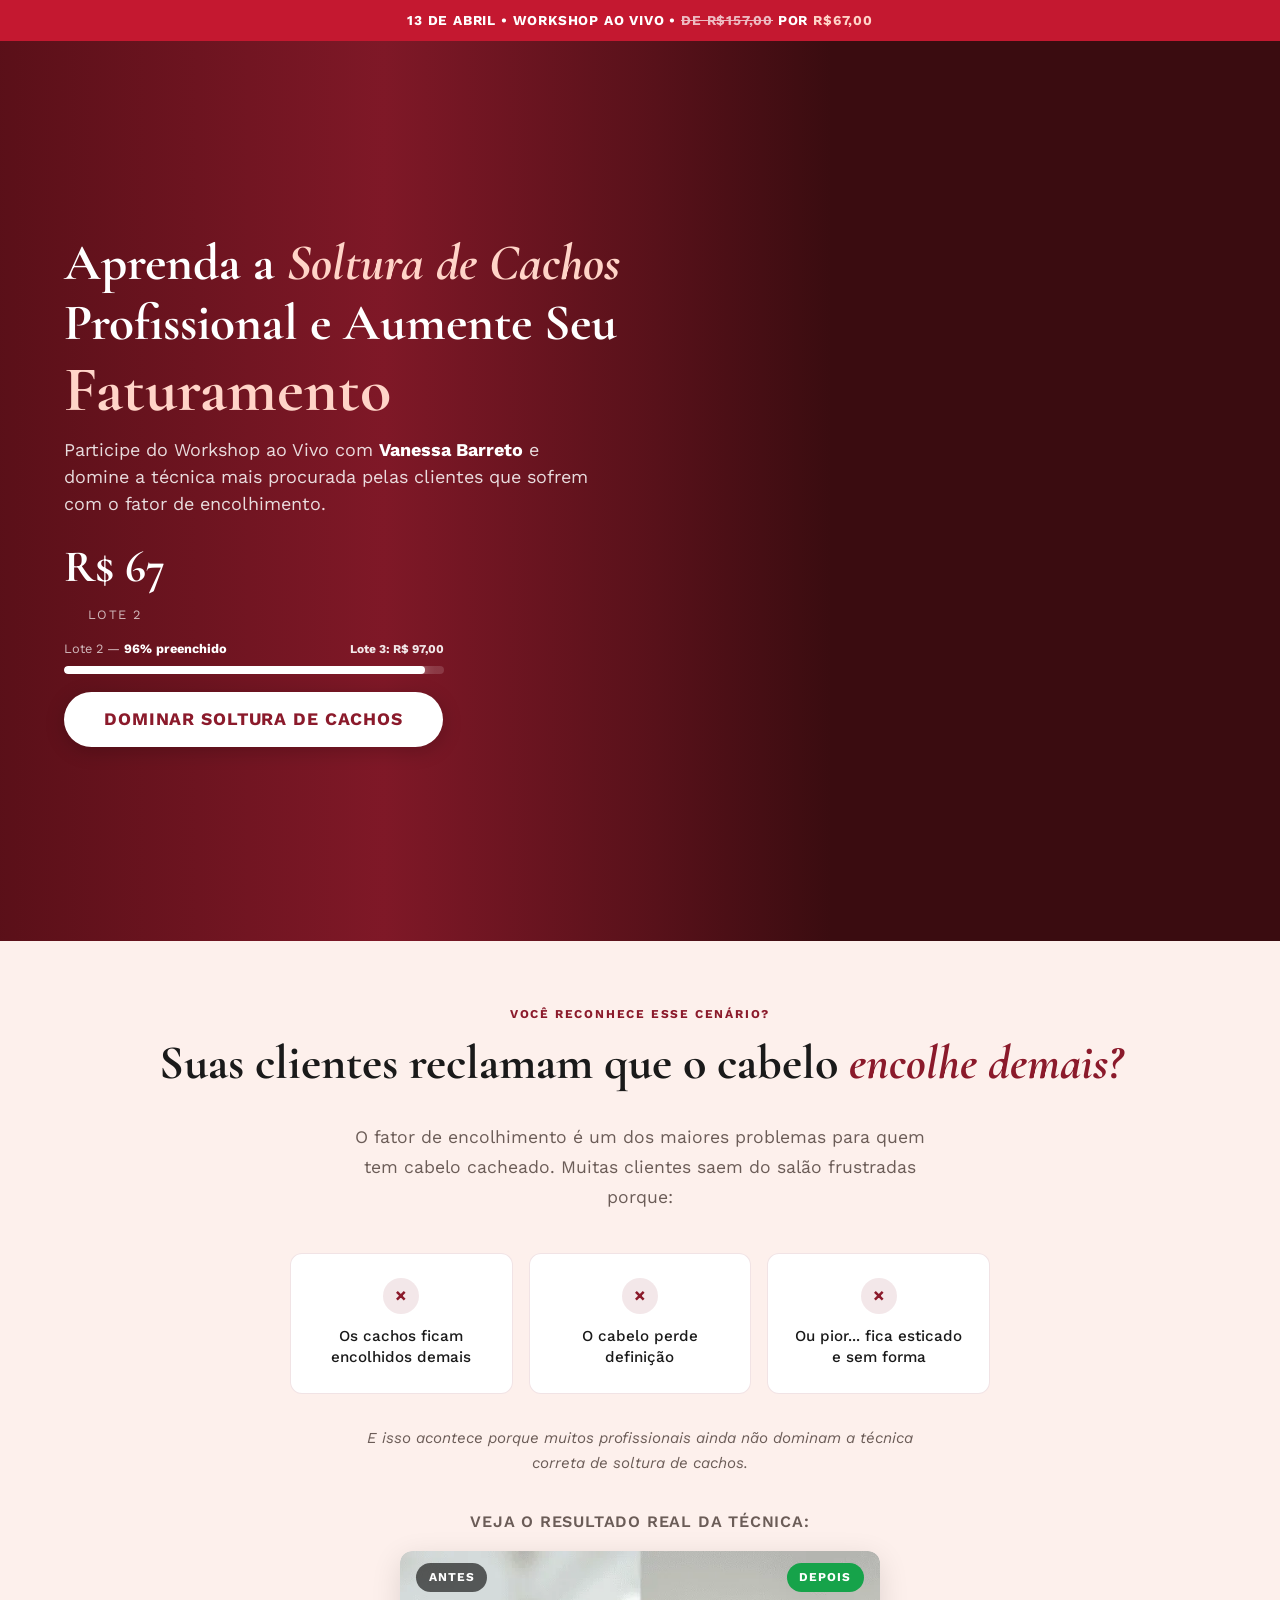
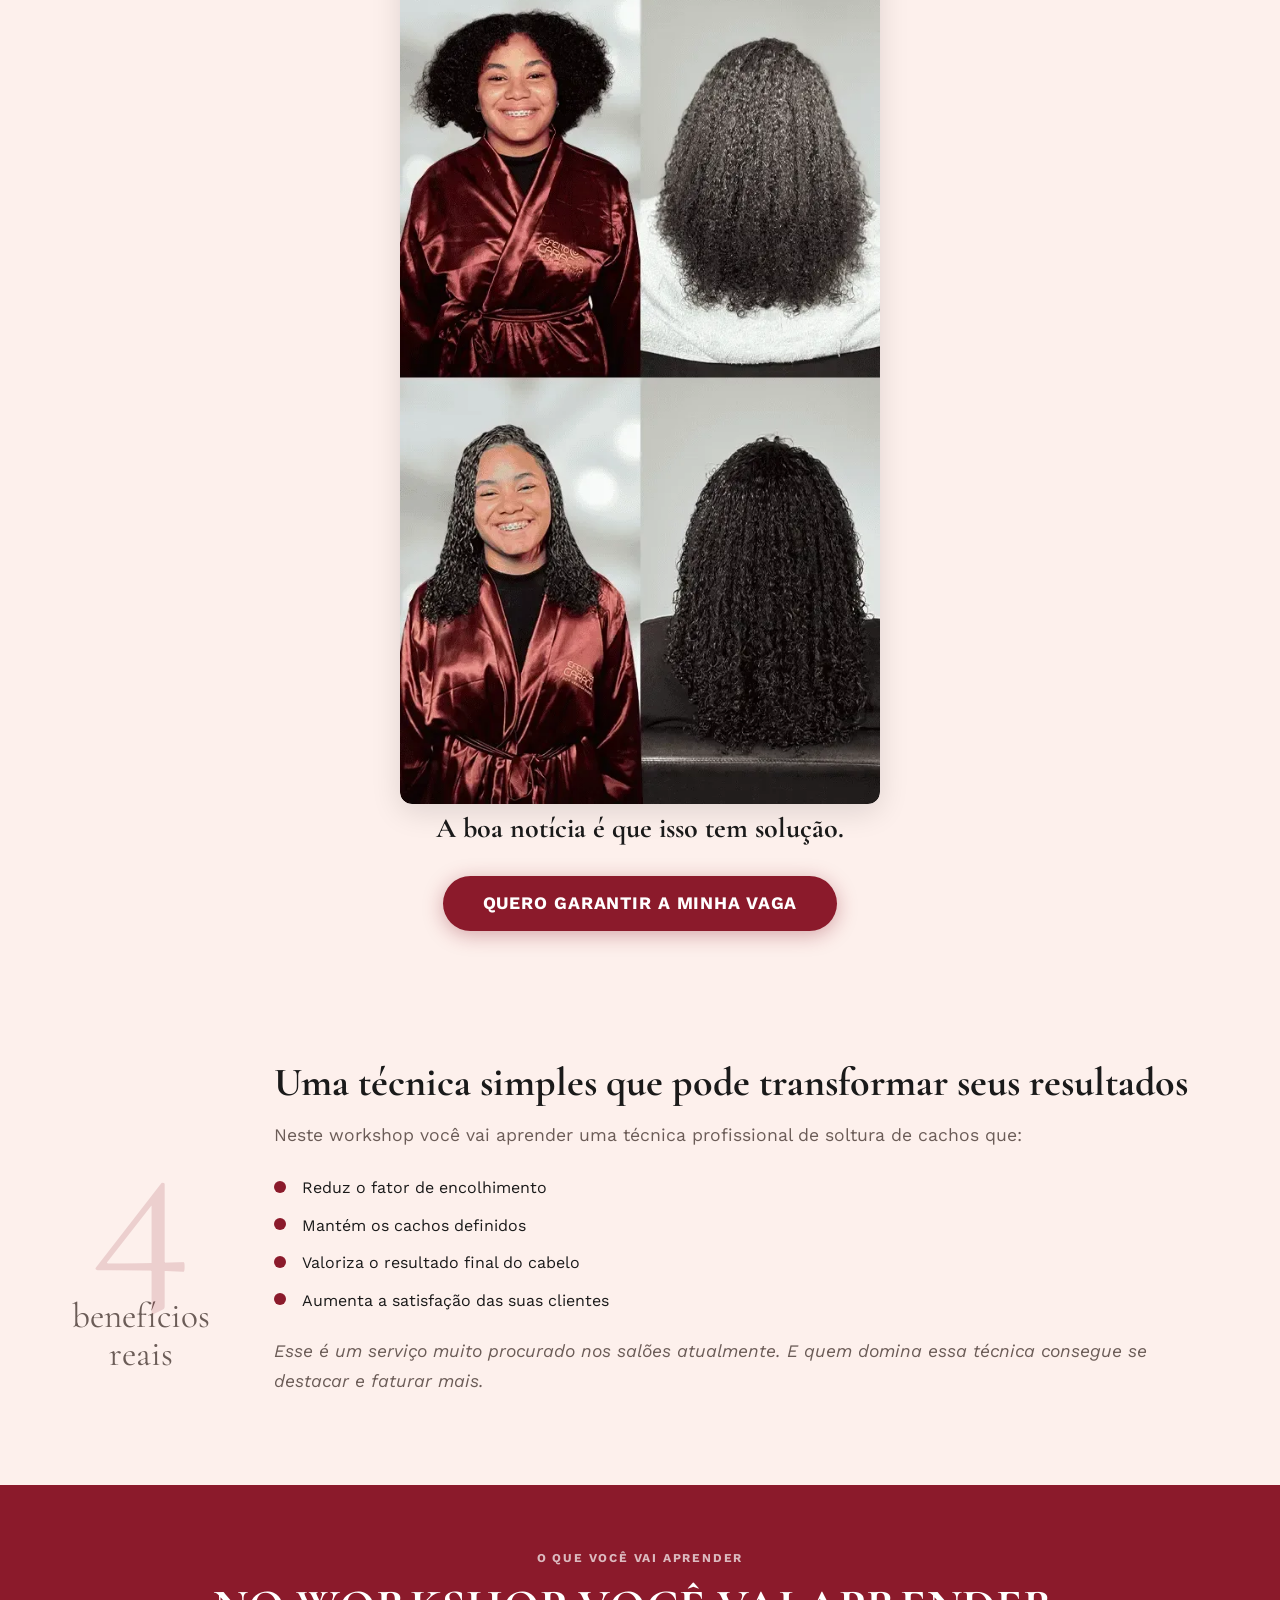
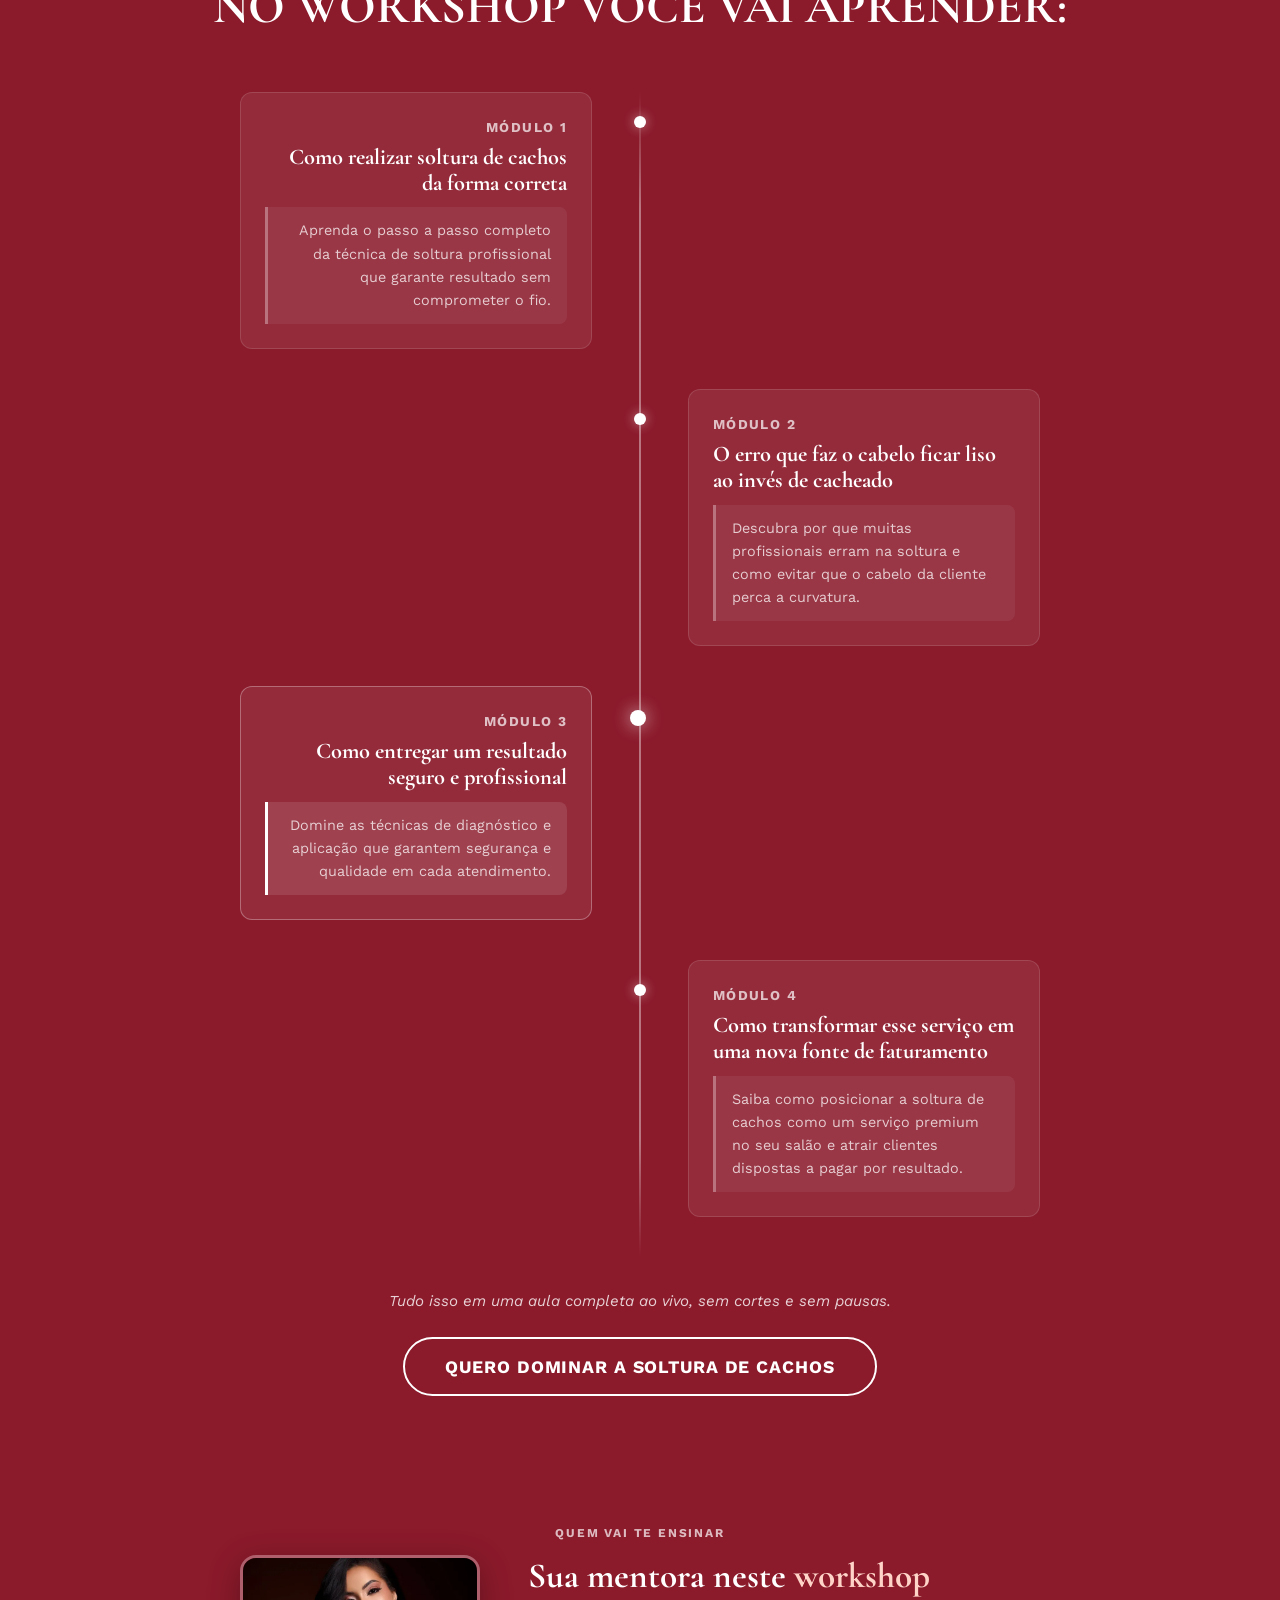
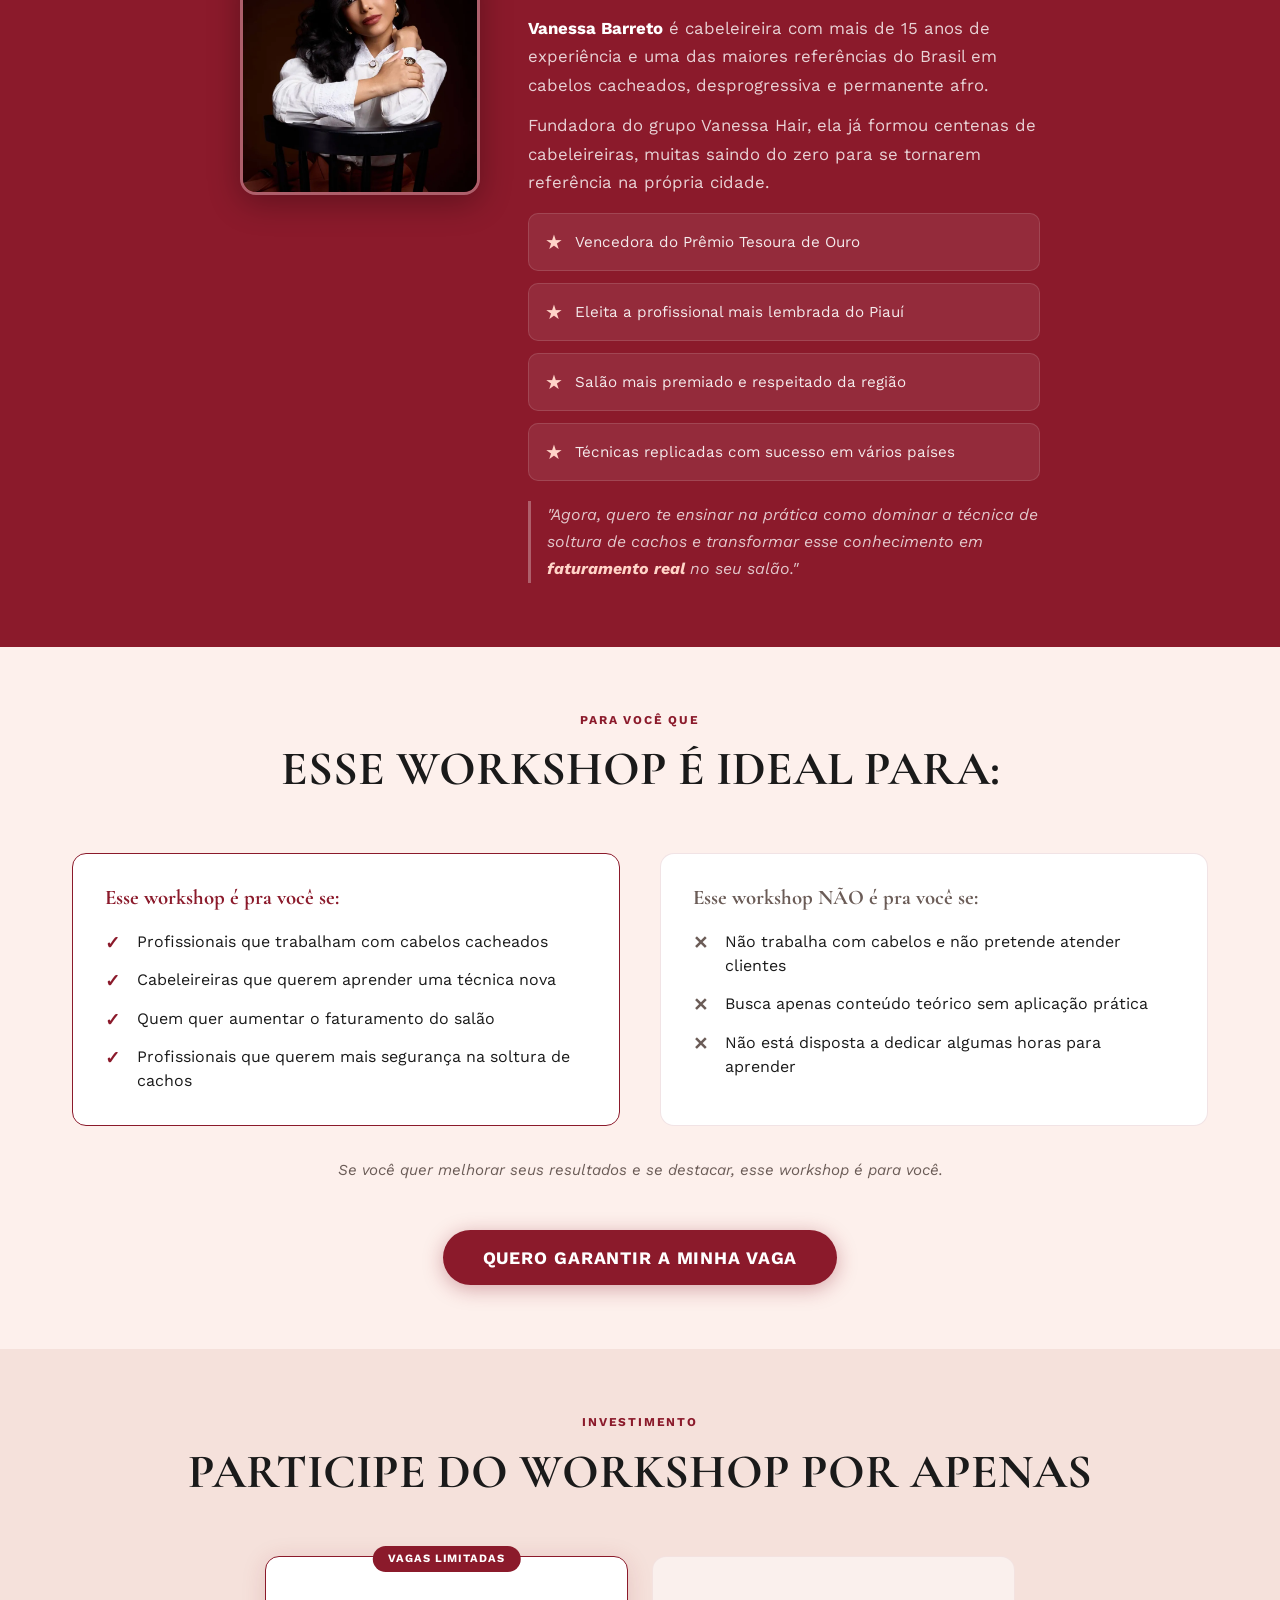
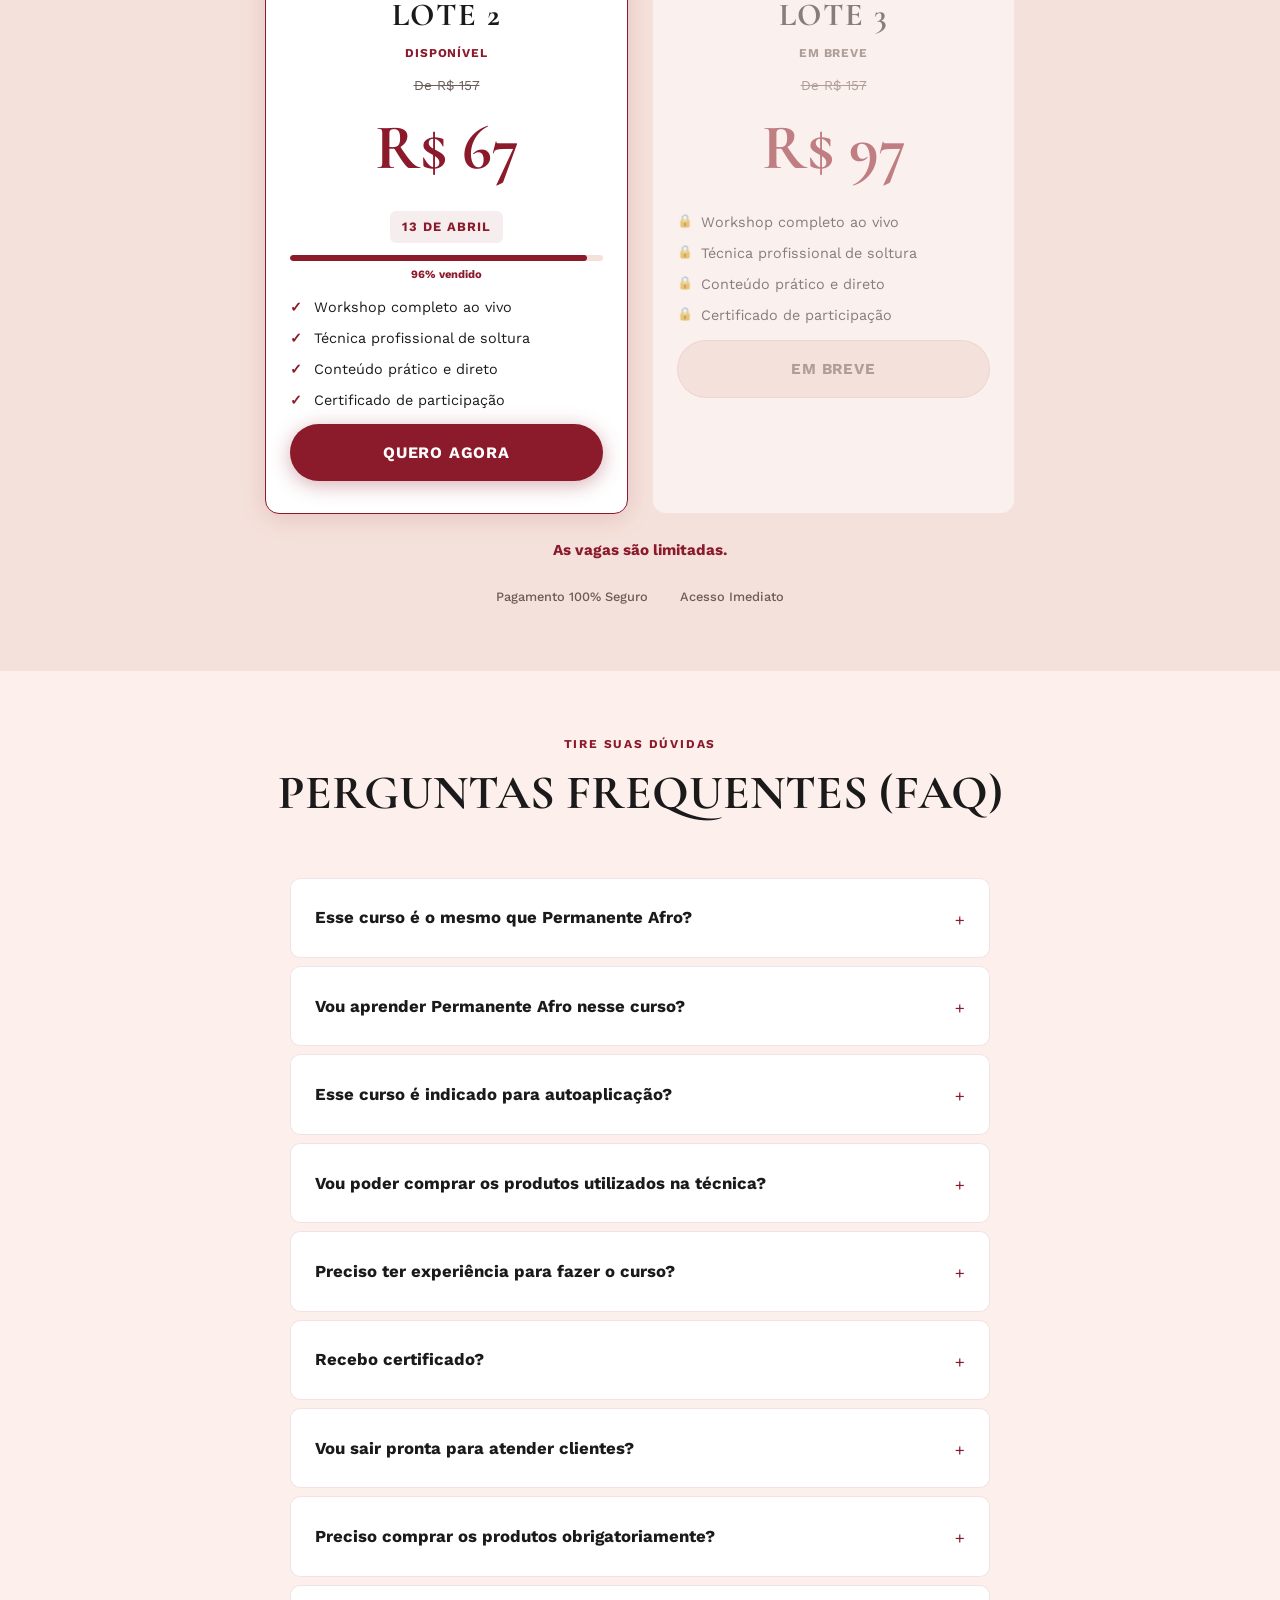
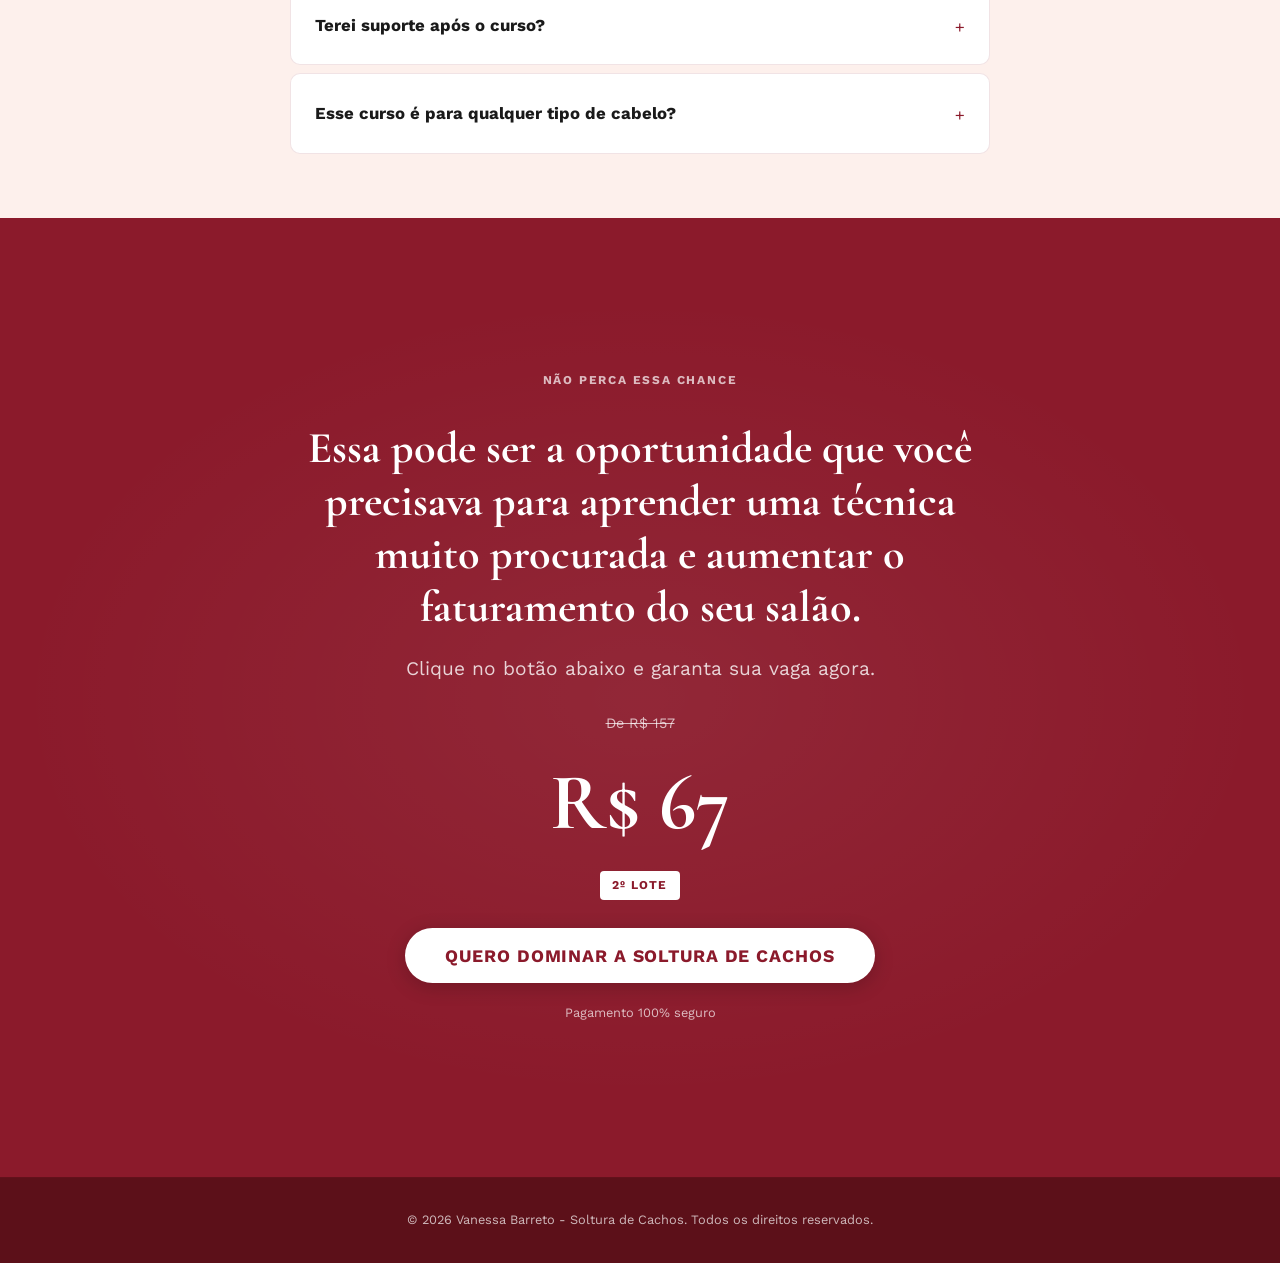
<file: workshop-cachos-v2/index.html>
<!DOCTYPE html>
<html lang="pt-BR">

<head>
  <meta charset="UTF-8">
  <meta name="viewport" content="width=device-width, initial-scale=1.0">

  <title>Soltura de Cachos | Workshop ao Vivo — Vanessa Barreto</title>
  <meta name="description"
    content="Workshop ao vivo de soltura de cachos profissional com Vanessa Barreto. Domine a técnica mais procurada e aumente seu faturamento. De R$157 por R$67.">

  <!-- Open Graph -->
  <meta property="og:title" content="Soltura de Cachos | Workshop ao Vivo — Vanessa Barreto">
  <meta property="og:description"
    content="Workshop ao vivo de soltura de cachos profissional. Domine a técnica e aumente seu faturamento. De R$157 por R$67.">
  <meta property="og:type" content="website">
  <meta property="og:image" content="">
  <meta property="og:url" content="">

  <!-- Favicon -->
  <link rel="icon" type="image/svg+xml" href="/favicon.svg">

  <!-- Fonts: Cormorant Garamond + Work Sans -->
  <link rel="preconnect" href="https://fonts.googleapis.com">
  <link rel="preconnect" href="https://fonts.gstatic.com" crossorigin>
  <link
    href="https://fonts.googleapis.com/css2?family=Cormorant+Garamond:ital,wght@0,700;1,700&family=Work+Sans:wght@400;600;700&display=swap"
    rel="stylesheet">

  <!-- AOS (non-blocking) -->
  <link href="https://unpkg.com/aos@2.3.4/dist/aos.css" rel="stylesheet" media="print" onload="this.media='all'">
  <noscript>
    <link href="https://unpkg.com/aos@2.3.4/dist/aos.css" rel="stylesheet">
  </noscript>
  <link rel="preconnect" href="https://unpkg.com">

  <link rel="stylesheet" href="style.css">

</head>

<body>

  <header class="top-bar">
    <div class="container top-bar-inner">
      <span>13 de Abril &bull; Workshop ao Vivo &bull; <s>de R$157,00</s> por <strong>R$67,00</strong></span>
    </div>
  </header>

  <main>

    <!-- ==========================================
         HERO — Archetype: Immersive Background Portrait
         ========================================== -->
    <section class="hero">
      <div class="hero-bg">
        <picture>
          <source media="(max-width: 767px)" srcset="hero-mobile.webp" type="image/webp">
          <source media="(min-width: 768px)" srcset="hero-desktop.webp" type="image/webp">
          <img src="hero-desktop.webp" alt="" width="1920" height="1080" decoding="async" fetchpriority="high"
            aria-hidden="true">
        </picture>
      </div>
      <div class="hero-overlay" aria-hidden="true"></div>
      <div class="container hero-content">
        <h1 class="hero-title" data-aos="fade-up" data-aos-delay="100">
          <span class="hero-title-main">Aprenda a <span class="hero-title-accent">Soltura de Cachos</span></span>
          <span class="hero-title-main">Profissional e Aumente Seu</span>
          <span class="hero-title-highlight">Faturamento</span>
        </h1>

        <p class="hero-sub" data-aos="fade-up" data-aos-delay="150">
          Participe do Workshop ao Vivo com <strong>Vanessa Barreto</strong> e domine a técnica mais procurada pelas
          clientes que sofrem com o fator de encolhimento.
        </p>

        <div class="hero-price" data-aos="fade-up" data-aos-delay="300">
          <span class="hero-price-inline">Lote 2 — <strong>R$ 67</strong></span>
          <span class="hero-price-value">R$ <strong>67</strong></span>
          <span class="hero-price-label">Lote 2</span>
        </div>

        <div class="lot-progress" data-aos="fade-up" data-aos-delay="350">
          <div class="lot-progress-header">
            <span class="lot-progress-label">Lote 2 — <strong>96% preenchido</strong></span>
            <span class="lot-progress-next">Lote 3: R$ 97,00</span>
          </div>
          <div class="lot-progress-bar" role="progressbar" aria-valuenow="96" aria-valuemin="0" aria-valuemax="100"
            aria-label="96% das vagas do lote 2 preenchidas">
            <div class="lot-progress-fill"></div>
          </div>
        </div>

        <a href="#precos" class="btn-primary hero-cta" data-aos="fade-up" data-aos-delay="400">
          DOMINAR SOLTURA DE CACHOS
        </a>
      </div>
    </section>

    <!-- ==========================================
         PROBLEMA — Archetype: Masonry adapted to Pain Points
         ========================================== -->
    <section class="proof section" id="problema">
      <div class="container">
        <p class="proof-overline" data-aos="fade-up">VOCÊ RECONHECE ESSE CENÁRIO?</p>
        <h2 class="section-heading" data-aos="fade-up">
          Suas clientes reclamam que o cabelo <em>encolhe demais?</em>
        </h2>
        <p class="proof-sub" data-aos="fade-up" data-aos-delay="100">
          O fator de encolhimento é um dos maiores problemas para quem tem cabelo cacheado. Muitas clientes saem do
          salão frustradas porque:
        </p>
        <div class="proof-grid proof-grid--cards">
          <div class="proof-card" data-aos="fade-up" data-aos-delay="0">
            <span class="proof-card-icon">&times;</span>
            <p>Os cachos ficam encolhidos demais</p>
          </div>
          <div class="proof-card" data-aos="fade-up" data-aos-delay="50">
            <span class="proof-card-icon">&times;</span>
            <p>O cabelo perde definição</p>
          </div>
          <div class="proof-card" data-aos="fade-up" data-aos-delay="100">
            <span class="proof-card-icon">&times;</span>
            <p>Ou pior... fica esticado e sem forma</p>
          </div>
        </div>
        <p class="proof-italic" data-aos="fade-up">
          <em>E isso acontece porque muitos profissionais ainda não dominam a técnica correta de soltura de cachos.</em>
        </p>
        <div class="proof-result" data-aos="fade-up">
          <p class="proof-result-label">Veja o resultado real da técnica:</p>
          <div class="proof-result-img">
            <img src="antes-depois.webp" alt="Antes e depois da soltura de cachos — resultado real da técnica"
              width="567" height="1008" loading="lazy" decoding="async">
            <div class="proof-result-tags">
              <span class="proof-tag proof-tag--antes">Antes</span>
              <span class="proof-tag proof-tag--depois">Depois</span>
            </div>
          </div>
        </div>

        <h3 class="proof-solution" data-aos="fade-up">A boa notícia é que isso tem solução.</h3>
        <div class="proof-cta" data-aos="fade-up">
          <a href="#precos" class="btn-primary">
            QUERO GARANTIR A MINHA VAGA
          </a>
        </div>
      </div>
    </section>

    <!-- ==========================================
         O QUE É — Archetype: Split Asymmetric
         ========================================== -->
    <section class="what-is section" id="tecnica">
      <div class="container">
        <div class="what-is-grid">
          <div class="what-is-number" data-aos="fade-right">
            <span class="big-number">4</span>
            <span class="big-number-label">benefícios<br>reais</span>
          </div>
          <div class="what-is-text" data-aos="fade-left">
            <h2>Uma técnica simples que pode transformar seus resultados</h2>
            <p>
              Neste workshop você vai aprender uma técnica profissional de soltura de cachos que:
            </p>
            <ul class="check-list">
              <li>Reduz o fator de encolhimento</li>
              <li>Mantém os cachos definidos</li>
              <li>Valoriza o resultado final do cabelo</li>
              <li>Aumenta a satisfação das suas clientes</li>
            </ul>
            <p class="what-is-footnote">
              Esse é um serviço muito procurado nos salões atualmente. E quem domina essa técnica consegue se destacar e
              faturar mais.
            </p>
          </div>
        </div>
      </div>
    </section>

    <!-- ==========================================
         TIMELINE — Archetype: Staggered Timeline
         ========================================== -->
    <section class="timeline-section section-alt" id="conteudo">
      <div class="container">
        <p class="timeline-overline" data-aos="fade-up">O QUE VOCÊ VAI APRENDER</p>
        <h2 class="section-heading" data-aos="fade-up">
          NO WORKSHOP VOCÊ VAI APRENDER:
        </h2>
        <div class="timeline">
          <div class="timeline-item timeline-left" data-aos="fade-right">
            <div class="timeline-card">
              <span class="timeline-day">MÓDULO 1</span>
              <h3>Como realizar soltura de cachos da forma correta</h3>
              <div class="timeline-result">
                <p>Aprenda o passo a passo completo da técnica de soltura profissional que garante resultado sem
                  comprometer o fio.</p>
              </div>
            </div>
          </div>
          <div class="timeline-item timeline-right" data-aos="fade-left">
            <div class="timeline-card">
              <span class="timeline-day">MÓDULO 2</span>
              <h3>O erro que faz o cabelo ficar liso ao invés de cacheado</h3>
              <div class="timeline-result">
                <p>Descubra por que muitas profissionais erram na soltura e como evitar que o cabelo da cliente perca a
                  curvatura.</p>
              </div>
            </div>
          </div>
          <div class="timeline-item timeline-item--highlight timeline-left" data-aos="fade-right">
            <div class="timeline-card">
              <span class="timeline-day">MÓDULO 3</span>
              <h3>Como entregar um resultado seguro e profissional</h3>
              <div class="timeline-result timeline-result--highlight">
                <p>Domine as técnicas de diagnóstico e aplicação que garantem segurança e qualidade em cada atendimento.
                </p>
              </div>
            </div>
          </div>
          <div class="timeline-item timeline-right" data-aos="fade-left">
            <div class="timeline-card">
              <span class="timeline-day">MÓDULO 4</span>
              <h3>Como transformar esse serviço em uma nova fonte de faturamento</h3>
              <div class="timeline-result">
                <p>Saiba como posicionar a soltura de cachos como um serviço premium no seu salão e atrair clientes
                  dispostas a pagar por resultado.</p>
              </div>
            </div>
          </div>
        </div>
        <p class="timeline-footnote" data-aos="fade-up">
          <em>Tudo isso em uma aula completa ao vivo, sem cortes e sem pausas.</em>
        </p>
        <div class="timeline-cta" data-aos="fade-up">
          <a href="#precos" class="btn-primary btn-outline">
            QUERO DOMINAR A SOLTURA DE CACHOS
          </a>
        </div>
      </div>
    </section>

    <!-- ==========================================
         QUEM É — Archetype: Offset Portrait
         ========================================== -->
    <section class="about section-alt" id="vanessa">
      <div class="container">
        <p class="about-overline" data-aos="fade-up">QUEM VAI TE ENSINAR</p>
        <div class="about-wrapper" data-aos="fade-up">
          <div class="about-foto">
            <img src="hero-mobile.webp" alt="Vanessa Barreto - Especialista em Soltura de Cachos" loading="lazy"
              width="480" height="600" decoding="async">
          </div>
          <div class="about-text">
            <h2>Sua mentora neste <span class="about-highlight-inline">workshop</span></h2>
            <p><strong>Vanessa Barreto</strong> é cabeleireira com mais de 15 anos de experiência e uma das maiores
              referências do Brasil em cabelos cacheados, desprogressiva e permanente afro.</p>
            <p>Fundadora do grupo Vanessa Hair, ela já formou centenas de cabeleireiras, muitas saindo do zero para se
              tornarem referência na própria cidade.</p>

            <div class="about-stats-row">
              <div class="about-stat-item">
                <span class="about-stat-icon" aria-hidden="true">&#9733;</span>
                <span>Vencedora do Prêmio Tesoura de Ouro</span>
              </div>
              <div class="about-stat-item">
                <span class="about-stat-icon" aria-hidden="true">&#9733;</span>
                <span>Eleita a profissional mais lembrada do Piauí</span>
              </div>
              <div class="about-stat-item">
                <span class="about-stat-icon" aria-hidden="true">&#9733;</span>
                <span>Salão mais premiado e respeitado da região</span>
              </div>
              <div class="about-stat-item">
                <span class="about-stat-icon" aria-hidden="true">&#9733;</span>
                <span>Técnicas replicadas com sucesso em vários países</span>
              </div>
            </div>

            <blockquote class="about-quote">
              "Agora, quero te ensinar na prática como dominar a técnica de soltura de cachos e transformar esse
              conhecimento em <strong>faturamento real</strong> no seu salão."
            </blockquote>
          </div>
        </div>
      </div>
    </section>

    <!-- ==========================================
         PARA QUEM É — Archetype: Dual Column
         ========================================== -->
    <section class="for-who section" id="para-quem">
      <div class="container">
        <p class="for-who-overline" data-aos="fade-up">PARA VOCÊ QUE</p>
        <h2 class="section-heading" data-aos="fade-up">ESSE WORKSHOP É IDEAL PARA:</h2>
        <div class="for-who-grid">
          <div class="for-who-col for-who-yes" data-aos="fade-right">
            <h3 class="for-who-label for-who-label--yes">Esse workshop é pra você se:</h3>
            <ul class="for-who-list">
              <li>Profissionais que trabalham com cabelos cacheados</li>
              <li>Cabeleireiras que querem aprender uma técnica nova</li>
              <li>Quem quer aumentar o faturamento do salão</li>
              <li>Profissionais que querem mais segurança na soltura de cachos</li>
            </ul>
          </div>
          <div class="for-who-col for-who-no" data-aos="fade-left">
            <h3 class="for-who-label for-who-label--no">Esse workshop NÃO é pra você se:</h3>
            <ul class="for-who-list">
              <li>Não trabalha com cabelos e não pretende atender clientes</li>
              <li>Busca apenas conteúdo teórico sem aplicação prática</li>
              <li>Não está disposta a dedicar algumas horas para aprender</li>
            </ul>
          </div>
        </div>
        <p class="for-who-footnote" data-aos="fade-up">
          <em>Se você quer melhorar seus resultados e se destacar, esse workshop é para você.</em>
        </p>
        <div class="for-who-cta" data-aos="fade-up">
          <a href="#precos" class="btn-primary">
            QUERO GARANTIR A MINHA VAGA
          </a>
        </div>
      </div>
    </section>

    <!-- ==========================================
         PREÇOS — Archetype: Dual Cards
         ========================================== -->
    <section class="precos section" id="precos">
      <div class="container">
        <p class="precos-overline" data-aos="fade-up">INVESTIMENTO</p>
        <h2 class="section-heading" data-aos="fade-up">PARTICIPE DO WORKSHOP POR APENAS</h2>

        <div class="precos-grid" data-aos="fade-up" data-aos-delay="100">
          <!-- LOTE 2 - ATIVO -->
          <div class="preco-card preco-card--ativo">
            <div class="preco-destaque">VAGAS LIMITADAS</div>
            <div class="preco-header">
              <span class="preco-lote">LOTE 2</span>
              <span class="preco-status preco-status--on">Disponível</span>
            </div>
            <div class="preco-valor">
              <span class="preco-de">De R$ 157</span>
              <span class="preco-por">R$ 67</span>
            </div>
            <div class="preco-date">
              <span>13 DE ABRIL</span>
            </div>
            <div class="preco-progress">
              <div class="preco-progress-bar" role="progressbar" aria-valuenow="96" aria-valuemin="0"
                aria-valuemax="100" aria-label="96% das vagas vendidas"></div>
              <span class="preco-progress-text">96% vendido</span>
            </div>
            <ul class="preco-features">
              <li>Workshop completo ao vivo</li>
              <li>Técnica profissional de soltura</li>
              <li>Conteúdo prático e direto</li>
              <li>Certificado de participação</li>
            </ul>
            <a href="https://pay.hotmart.com/L104762066L?checkoutMode=10" class="btn-primary btn-preco" target="_blank"
              rel="noopener noreferrer">QUERO AGORA <span class="sr-only">(abre em nova aba)</span></a>
          </div>

          <!-- LOTE 3 - EM BREVE -->
          <div class="preco-card preco-card--breve">
            <div class="preco-header">
              <span class="preco-lote">LOTE 3</span>
              <span class="preco-status preco-status--off">Em Breve</span>
            </div>
            <div class="preco-valor">
              <span class="preco-de">De R$ 157</span>
              <span class="preco-por">R$ 97</span>
            </div>
            <ul class="preco-features preco-features--locked">
              <li>Workshop completo ao vivo</li>
              <li>Técnica profissional de soltura</li>
              <li>Conteúdo prático e direto</li>
              <li>Certificado de participação</li>
            </ul>
            <button class="btn-preco btn-preco--disabled" disabled>EM BREVE</button>
          </div>
        </div>

        <p class="precos-warning" data-aos="fade-up" data-aos-delay="150">
          As vagas são limitadas.
        </p>

        <div class="selos" data-aos="fade-up" data-aos-delay="200">
          <span>Pagamento 100% Seguro</span>
          <span>Acesso Imediato</span>
        </div>
      </div>
    </section>

    <!-- ==========================================
         FAQ — Archetype: Accordion Compact
         ========================================== -->
    <section class="faq section" id="duvidas">
      <div class="container">
        <p class="faq-overline" data-aos="fade-up">TIRE SUAS DÚVIDAS</p>
        <h2 class="section-heading" data-aos="fade-up">PERGUNTAS FREQUENTES (FAQ)</h2>
        <div class="faq-list" data-aos="fade-up" data-aos-delay="100">
          <details class="faq-item">
            <summary>Esse curso é o mesmo que Permanente Afro?</summary>
            <p>Não. A soltura de cachos é uma técnica diferente da permanente afro. Neste workshop, o foco é
              exclusivamente na soltura profissional de cachos.</p>
          </details>
          <details class="faq-item">
            <summary>Vou aprender Permanente Afro nesse curso?</summary>
            <p>Não. O conteúdo é focado na técnica de soltura de cachos. Se você busca aprender permanente afro, temos
              outros treinamentos específicos.</p>
          </details>
          <details class="faq-item">
            <summary>Esse curso é indicado para autoaplicação?</summary>
            <p>O workshop é voltado para profissionais que desejam oferecer esse serviço no salão. Não é indicado para
              autoaplicação.</p>
          </details>
          <details class="faq-item">
            <summary>Vou poder comprar os produtos utilizados na técnica?</summary>
            <p>Sim. Durante o workshop, Vanessa vai indicar os produtos que utiliza. Você poderá adquiri-los
              separadamente.</p>
          </details>
          <details class="faq-item">
            <summary>Preciso ter experiência para fazer o curso?</summary>
            <p>Não. O workshop foi pensado tanto para profissionais com experiência quanto para quem está começando a
              trabalhar com cabelos cacheados.</p>
          </details>
          <details class="faq-item">
            <summary>Recebo certificado?</summary>
            <p>Sim. Todos os participantes recebem certificado de participação ao final do workshop.</p>
          </details>
          <details class="faq-item">
            <summary>Vou sair pronta para atender clientes?</summary>
            <p>Sim. O workshop é 100% prático. Ao final, você terá segurança para aplicar a técnica de soltura nas suas
              clientes.</p>
          </details>
          <details class="faq-item">
            <summary>Preciso comprar os produtos obrigatoriamente?</summary>
            <p>Não. O foco do workshop é a técnica. Você pode adaptar com os produtos que já utiliza no seu salão.</p>
          </details>
          <details class="faq-item">
            <summary>Terei suporte após o curso?</summary>
            <p>Sim. Após o workshop, você terá acesso ao grupo de alunas para tirar dúvidas e trocar experiências.</p>
          </details>
          <details class="faq-item">
            <summary>Esse curso é para qualquer tipo de cabelo?</summary>
            <p>O workshop é focado em cabelos que passaram por processos químicos de alisamento e desejam voltar à
              curvatura natural.</p>
          </details>
        </div>
      </div>
    </section>

    <!-- ==========================================
         CTA FINAL — Archetype: Immersive Full-Width
         ========================================== -->
    <section class="final-cta">
      <div class="final-cta-glow" aria-hidden="true"></div>
      <div class="container final-cta-content">
        <p class="final-cta-overline" data-aos="fade-up">NÃO PERCA ESSA CHANCE</p>
        <h2 class="final-cta-title" data-aos="zoom-in">
          Essa pode ser a oportunidade que você precisava para aprender uma técnica muito procurada e aumentar o
          faturamento do seu salão.
        </h2>
        <p class="final-cta-sub" data-aos="fade-up" data-aos-delay="100">
          Clique no botão abaixo e garanta sua vaga agora.
        </p>
        <div class="final-cta-price" data-aos="zoom-in" data-aos-delay="200">
          <span class="final-cta-price-old">De R$ 157</span>
          <span class="final-cta-price-new">R$ <strong>67</strong></span>
          <span class="final-cta-price-badge">2&ordm; LOTE</span>
        </div>
        <a href="#precos" class="btn-primary btn-large" data-aos="fade-up" data-aos-delay="300">
          QUERO DOMINAR A SOLTURA DE CACHOS
        </a>
        <p class="final-cta-note" data-aos="fade-up" data-aos-delay="400">
          Pagamento 100% seguro
        </p>
      </div>
    </section>

  </main>

  <footer class="footer">
    <div class="container">
      <p>&copy; <span id="year"></span> Vanessa Barreto - Soltura de Cachos. Todos os direitos reservados.</p>
    </div>
  </footer>

  <!-- AOS -->
  <script src="https://unpkg.com/aos@2.3.4/dist/aos.js"></script>
  <script src="script.js"></script>

  <!-- Meta Pixel -->
  <script>
    !function (f, b, e, v, n, t, s) {
      if (f.fbq) return; n = f.fbq = function () {
        n.callMethod ?
          n.callMethod.apply(n, arguments) : n.queue.push(arguments)
      };
      if (!f._fbq) f._fbq = n; n.push = n; n.loaded = !0; n.version = '2.0';
      n.queue = []; t = b.createElement(e); t.async = !0;
      t.src = v; s = b.getElementsByTagName(e)[0];
      s.parentNode.insertBefore(t, s)
    }(window, document, 'script',
      'https://connect.facebook.net/en_US/fbevents.js');
    fbq('init', '1024462642085075');
    fbq('track', 'PageView');
  </script>
  <noscript><img height="1" width="1" style="display:none"
      src="https://www.facebook.com/tr?id=1024462642085075&ev=PageView&noscript=1" alt=""></noscript>
</body>

</html>
</file>
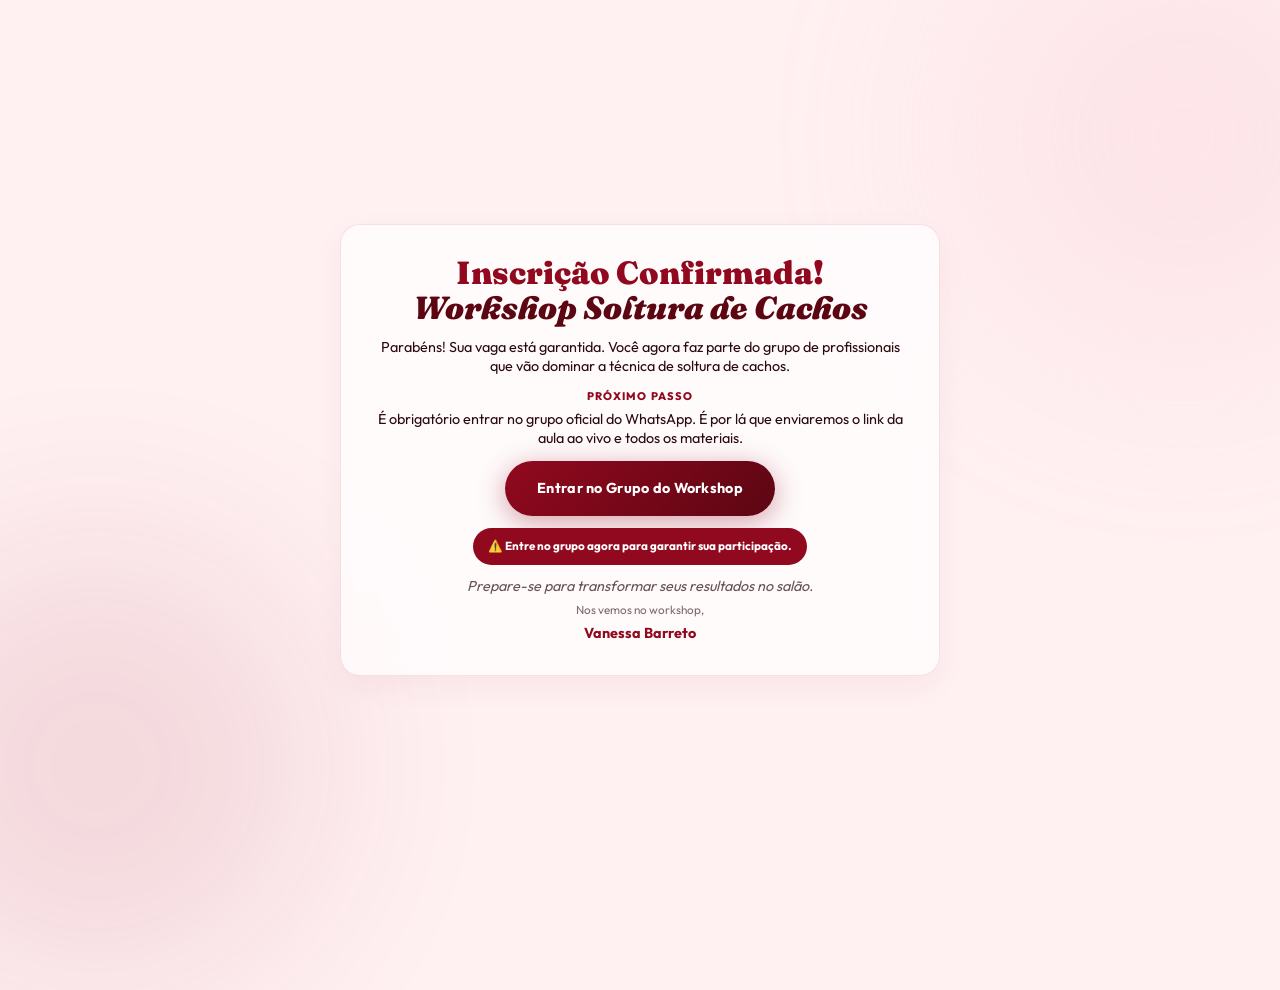
<file: agradecimento-9ty475De2.html>
<!DOCTYPE html>
<html lang="pt-BR">

<head>
  <meta charset="UTF-8">
  <meta name="viewport" content="width=device-width, initial-scale=1.0">
  <title>Inscricao Confirmada - Workshop Soltura de Cachos</title>
  <meta name="robots" content="noindex">

  <!-- Preconnect Fontes -->
  <link rel="preconnect" href="https://fonts.googleapis.com">
  <link rel="preconnect" href="https://fonts.gstatic.com" crossorigin>
  <link
    href="https://fonts.googleapis.com/css2?family=Fraunces:opsz,wght@9..144,300;9..144,600;9..144,700;9..144,900&family=Outfit:wght@300;400;500;600;700&display=swap"
    rel="stylesheet">

  <link rel="stylesheet" href="/style.css?v=3.1">
  <script>
    if (localStorage.getItem('force_update') !== '3.1') {
      localStorage.setItem('force_update', '3.1');
      location.reload(true);
    }
  </script>

  <style>
    :root {
      --thanks-gap: clamp(6px, 1.5vh, 12px);
      
      /* Cores Originais do Projeto v1 */
      --rosa-claro:   #FFF0F2;
      --rosa-medio:   #F5B8C4;
      --rosa-forte:   #D65D7A;
      --vermelho:     #91091E;
      --vermelho-prof:#5D0613;
      --texto-escuro: #2A0A10;
      --texto-claro:  #FFF0F2;
      --branco:       #FFFFFF;

      --font-heading: 'Fraunces', Georgia, serif;
      --font-body:    'Outfit', sans-serif;
    }

    body {
      background-color: var(--rosa-claro);
      font-family: var(--font-body);
      overflow: hidden;
      margin: 0;
      padding: 0;
      height: 100dvh;
      color: var(--texto-escuro);
    }

    .thanks {
      height: 100%;
      display: flex;
      flex-direction: column;
      justify-content: center;
      align-items: center;
      text-align: center;
      padding: 10px;
      position: relative;
    }

    .thanks__container {
      max-width: 600px;
      width: 100%;
      background: rgba(255, 255, 255, 0.7);
      backdrop-filter: blur(15px);
      -webkit-backdrop-filter: blur(15px);
      padding: clamp(15px, 4vh, 30px);
      border-radius: 20px;
      border: 1px solid rgba(145, 9, 30, 0.1);
      box-shadow: 0 10px 30px rgba(145, 9, 30, 0.05);
      z-index: 2;
    }

    .thanks__headline {
      font-family: var(--font-heading);
      font-size: clamp(20px, 4vh, 32px);
      color: var(--vermelho);
      margin-bottom: var(--thanks-gap);
      line-height: 1.1;
      font-weight: 900;
    }

    .thanks__headline em {
      font-style: italic;
      color: var(--vermelho-prof);
      display: block;
    }

    .thanks__text {
      font-size: clamp(13px, 1.6vh, 15px);
      line-height: 1.35;
      color: var(--texto-escuro);
      margin-bottom: var(--thanks-gap);
    }

    .thanks__step {
      font-weight: 800;
      color: var(--vermelho);
      text-transform: uppercase;
      letter-spacing: 0.1em;
      font-size: clamp(11px, 1.2vh, 12px);
      margin-top: var(--thanks-gap);
      margin-bottom: 4px;
    }

    .thanks__cta-box {
      margin: var(--thanks-gap) 0;
    }

    /* Estilos de Botão do v1 embutidos */
    .btn {
      display: inline-block;
      font-family: var(--font-body);
      font-weight: 700;
      font-size: clamp(14px, 1.6vh, 16px) !important;
      text-decoration: none;
      border-radius: 60px;
      padding: clamp(12px, 1.8vh, 16px) clamp(20px, 4vw, 32px) !important;
      cursor: pointer;
      border: none;
      transition: transform 0.18s ease, box-shadow 0.18s ease, background-color 0.18s ease;
      letter-spacing: 0.02em;
    }

    .btn--primary {
      background: linear-gradient(135deg, #91091E 0%, #5D0613 100%);
      color: var(--branco);
      box-shadow: 0 6px 28px rgba(145, 9, 30, 0.38);
    }

    .btn--primary:hover {
      transform: translateY(-3px) scale(1.02);
      box-shadow: 0 12px 36px rgba(145, 9, 30, 0.48);
    }

    .thanks__warning {
      background: var(--vermelho);
      padding: clamp(6px, 1vh, 10px) 15px;
      border-radius: 50px;
      display: inline-block;
      font-size: clamp(11px, 1.3vh, 12px);
      font-weight: 700;
      color: var(--branco);
      margin-bottom: var(--thanks-gap);
    }

    .thanks__footer {
      font-size: clamp(11px, 1.3vh, 12px);
      color: rgba(42, 10, 16, 0.6);
      margin-top: 4px;
    }

    .thanks__footer strong {
      color: var(--vermelho);
      display: block;
      margin-top: 2px;
      font-size: clamp(13px, 1.6vh, 15px);
    }

    /* Ornamentos */
    .thanks::before, .thanks::after {
      content: '';
      position: absolute;
      width: 50vh;
      height: 50vh;
      filter: blur(100px);
      border-radius: 50%;
      z-index: 1;
      pointer-events: none;
    }
    .thanks::before { top: -10%; right: -10%; background: var(--rosa-medio); opacity: 0.2; }
    .thanks::after { bottom: -10%; left: -10%; background: var(--vermelho); opacity: 0.1; }

    @media (max-width: 480px) {
      .thanks__container { padding: 20px 15px; }
      .btn { width: 100%; }
    }
  </style>

  <!-- Google Tag Manager -->
  <script>(function (w, d, s, l, i) {
      w[l] = w[l] || []; w[l].push({
        'gtm.start':
          new Date().getTime(), event: 'gtm.js'
      }); var f = d.getElementsByTagName(s)[0],
        j = d.createElement(s), dl = l != 'dataLayer' ? '&l=' + l : ''; j.async = true; j.src =
          'https://www.googletagmanager.com/gtm.js?id=' + i + dl; f.parentNode.insertBefore(j, f);
    })(window, document, 'script', 'dataLayer', 'GTM-NBTK3XFH');</script>
  <!-- End Google Tag Manager -->
</head>

<body>
  <!-- Google Tag Manager (noscript) -->
  <noscript><iframe src="https://www.googletagmanager.com/ns.html?id=GTM-NBTK3XFH" height="0" width="0"
      style="display:none;visibility:hidden"></iframe></noscript>
  <!-- End Google Tag Manager (noscript) -->

  <main class="thanks">
    <div class="thanks__container">
      <h1 class="thanks__headline">
        Inscrição Confirmada!
        <em>Workshop Soltura de Cachos</em>
      </h1>

      <p class="thanks__text">
        Parabéns! Sua vaga está garantida. Você agora faz parte do grupo de profissionais que vão dominar a técnica de soltura de cachos.
      </p>

      <p class="thanks__step">Próximo Passo</p>
      
      <p class="thanks__text">
        É obrigatório entrar no grupo oficial do WhatsApp. É por lá que enviaremos o link da aula ao vivo e todos os materiais.
      </p>

      <div class="thanks__cta-box">
        <a href="https://chat.whatsapp.com/HZ2hkEG7Kfd9bCIbp7h225" class="btn btn--primary">
          Entrar no Grupo do Workshop
        </a>
      </div>

      <div class="thanks__warning">
        ⚠️ Entre no grupo agora para garantir sua participação.
      </div>

      <p class="thanks__text" style="opacity: 0.7; font-style: italic; margin-bottom: 5px;">
        Prepare-se para transformar seus resultados no salão.
      </p>

      <div class="thanks__footer">
        Nos vemos no workshop,
        <strong>Vanessa Barreto</strong>
      </div>
    </div>
  </main>


</body>

</html>
</file>
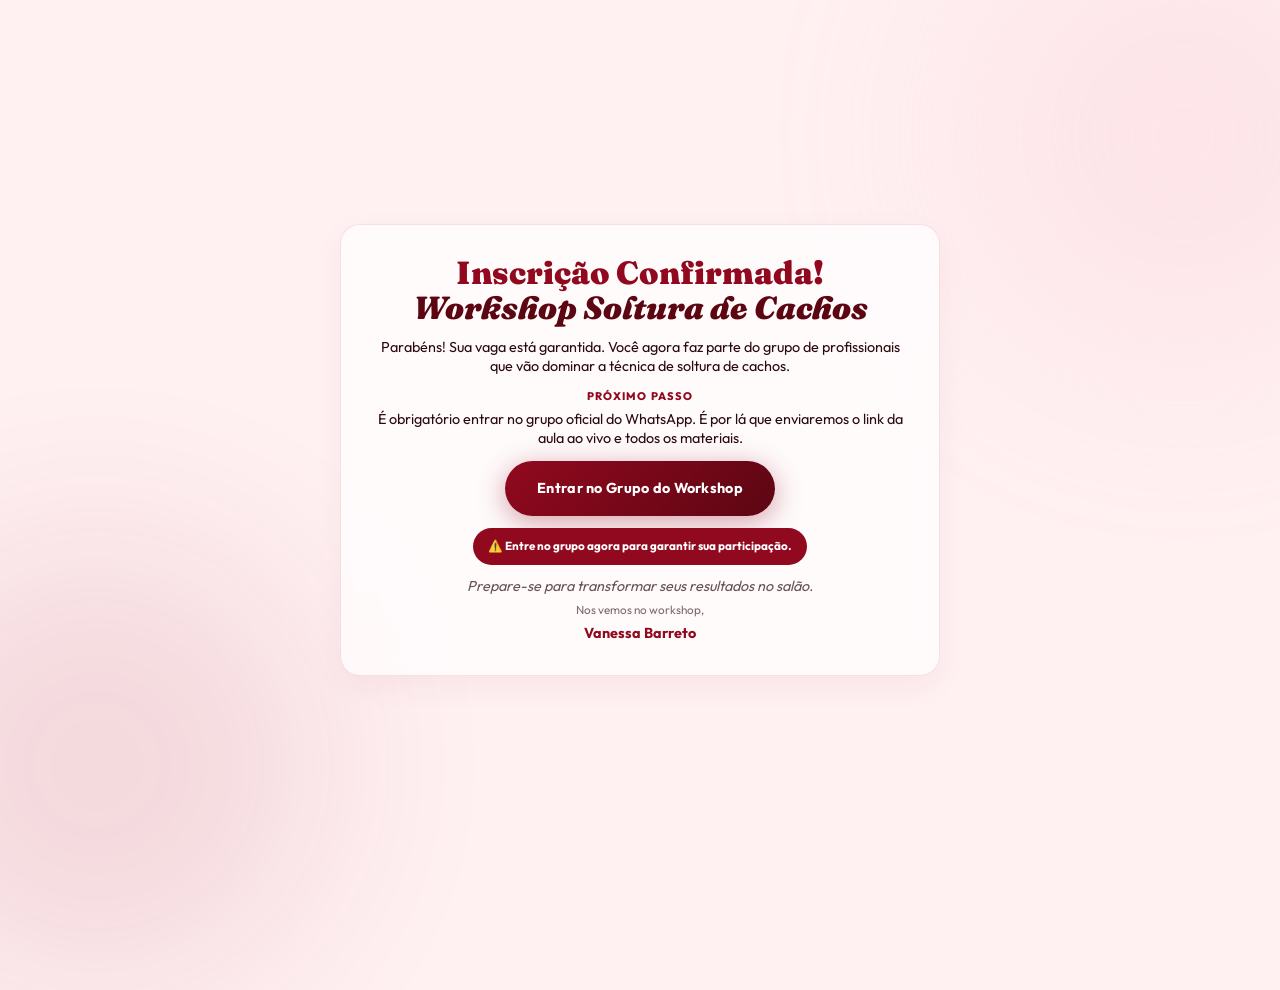
<file: _backup_v2/agradecimento-9ty475De2.html>
<!DOCTYPE html>
<html lang="pt-BR">

<head>
  <meta charset="UTF-8">
  <meta name="viewport" content="width=device-width, initial-scale=1.0">
  <title>Inscricao Confirmada - Workshop Soltura de Cachos</title>
  <meta name="robots" content="noindex">

  <!-- Preconnect Fontes -->
  <link rel="preconnect" href="https://fonts.googleapis.com">
  <link rel="preconnect" href="https://fonts.gstatic.com" crossorigin>
  <link
    href="https://fonts.googleapis.com/css2?family=Fraunces:opsz,wght@9..144,300;9..144,600;9..144,700;9..144,900&family=Outfit:wght@300;400;500;600;700&display=swap"
    rel="stylesheet">

  <link rel="stylesheet" href="/style.css?v=3.1">
  <script>
    if (localStorage.getItem('force_update') !== '3.1') {
      localStorage.setItem('force_update', '3.1');
      location.reload(true);
    }
  </script>

  <style>
    :root {
      --thanks-gap: clamp(6px, 1.5vh, 12px);
    }

    body {
      background-color: var(--rosa-claro);
      overflow: hidden;
      margin: 0;
      padding: 0;
      height: 100dvh;
    }

    .thanks {
      height: 100%;
      display: flex;
      flex-direction: column;
      justify-content: center;
      align-items: center;
      text-align: center;
      padding: 10px;
      position: relative;
    }

    .thanks__container {
      max-width: 600px;
      width: 100%;
      background: rgba(255, 255, 255, 0.7);
      backdrop-filter: blur(15px);
      -webkit-backdrop-filter: blur(15px);
      padding: clamp(15px, 4vh, 30px);
      border-radius: 20px;
      border: 1px solid rgba(145, 9, 30, 0.1);
      box-shadow: 0 10px 30px rgba(145, 9, 30, 0.05);
      z-index: 2;
    }

    .thanks__headline {
      font-family: var(--font-heading);
      font-size: clamp(20px, 4vh, 32px);
      color: var(--vermelho);
      margin-bottom: var(--thanks-gap);
      line-height: 1.1;
      font-weight: 900;
    }

    .thanks__headline em {
      font-style: italic;
      color: var(--vermelho-prof);
      display: block;
    }

    .thanks__text {
      font-size: clamp(13px, 1.6vh, 15px);
      line-height: 1.35;
      color: var(--texto-escuro);
      margin-bottom: var(--thanks-gap);
    }

    .thanks__step {
      font-weight: 800;
      color: var(--vermelho);
      text-transform: uppercase;
      letter-spacing: 0.1em;
      font-size: clamp(11px, 1.2vh, 12px);
      margin-top: var(--thanks-gap);
      margin-bottom: 4px;
    }

    .thanks__cta-box {
      margin: var(--thanks-gap) 0;
    }

    .btn {
      padding: clamp(12px, 1.8vh, 16px) clamp(20px, 4vw, 32px) !important;
      font-size: clamp(14px, 1.6vh, 16px) !important;
    }

    .thanks__warning {
      background: var(--vermelho);
      padding: clamp(6px, 1vh, 10px) 15px;
      border-radius: 50px;
      display: inline-block;
      font-size: clamp(11px, 1.3vh, 12px);
      font-weight: 700;
      color: var(--branco);
      margin-bottom: var(--thanks-gap);
    }

    .thanks__footer {
      font-size: clamp(11px, 1.3vh, 12px);
      color: rgba(42, 10, 16, 0.6);
      margin-top: 4px;
    }

    .thanks__footer strong {
      color: var(--vermelho);
      display: block;
      margin-top: 2px;
      font-size: clamp(13px, 1.6vh, 15px);
    }

    /* Ornamentos */
    .thanks::before, .thanks::after {
      content: '';
      position: absolute;
      width: 50vh;
      height: 50vh;
      filter: blur(100px);
      border-radius: 50%;
      z-index: 1;
      pointer-events: none;
    }
    .thanks::before { top: -10%; right: -10%; background: var(--rosa-medio); opacity: 0.2; }
    .thanks::after { bottom: -10%; left: -10%; background: var(--vermelho); opacity: 0.1; }

    @media (max-width: 480px) {
      .thanks__container { padding: 20px 15px; }
      .btn { width: 100%; }
    }
  </style>

  <!-- Google Tag Manager -->
  <script>(function (w, d, s, l, i) {
      w[l] = w[l] || []; w[l].push({
        'gtm.start':
          new Date().getTime(), event: 'gtm.js'
      }); var f = d.getElementsByTagName(s)[0],
        j = d.createElement(s), dl = l != 'dataLayer' ? '&l=' + l : ''; j.async = true; j.src =
          'https://www.googletagmanager.com/gtm.js?id=' + i + dl; f.parentNode.insertBefore(j, f);
    })(window, document, 'script', 'dataLayer', 'GTM-NBTK3XFH');</script>
  <!-- End Google Tag Manager -->
</head>

<body>
  <!-- Google Tag Manager (noscript) -->
  <noscript><iframe src="https://www.googletagmanager.com/ns.html?id=GTM-NBTK3XFH" height="0" width="0"
      style="display:none;visibility:hidden"></iframe></noscript>
  <!-- End Google Tag Manager (noscript) -->

  <main class="thanks">
    <div class="thanks__container">
      <h1 class="thanks__headline">
        Inscrição Confirmada!
        <em>Workshop Soltura de Cachos</em>
      </h1>

      <p class="thanks__text">
        Parabéns! Sua vaga está garantida. Você agora faz parte do grupo de profissionais que vão dominar a técnica de soltura de cachos.
      </p>

      <p class="thanks__step">Próximo Passo</p>
      
      <p class="thanks__text">
        É obrigatório entrar no grupo oficial do WhatsApp. É por lá que enviaremos o link da aula ao vivo e todos os materiais.
      </p>

      <div class="thanks__cta-box">
        <a href="https://chat.whatsapp.com/HZ2hkEG7Kfd9bCIbp7h225" class="btn btn--primary">
          Entrar no Grupo do Workshop
        </a>
      </div>

      <div class="thanks__warning">
        ⚠️ Entre no grupo agora para garantir sua participação.
      </div>

      <p class="thanks__text" style="opacity: 0.7; font-style: italic; margin-bottom: 5px;">
        Prepare-se para transformar seus resultados no salão.
      </p>

      <div class="thanks__footer">
        Nos vemos no workshop,
        <strong>Vanessa Barreto</strong>
      </div>
    </div>
  </main>


</body>

</html>
</file>
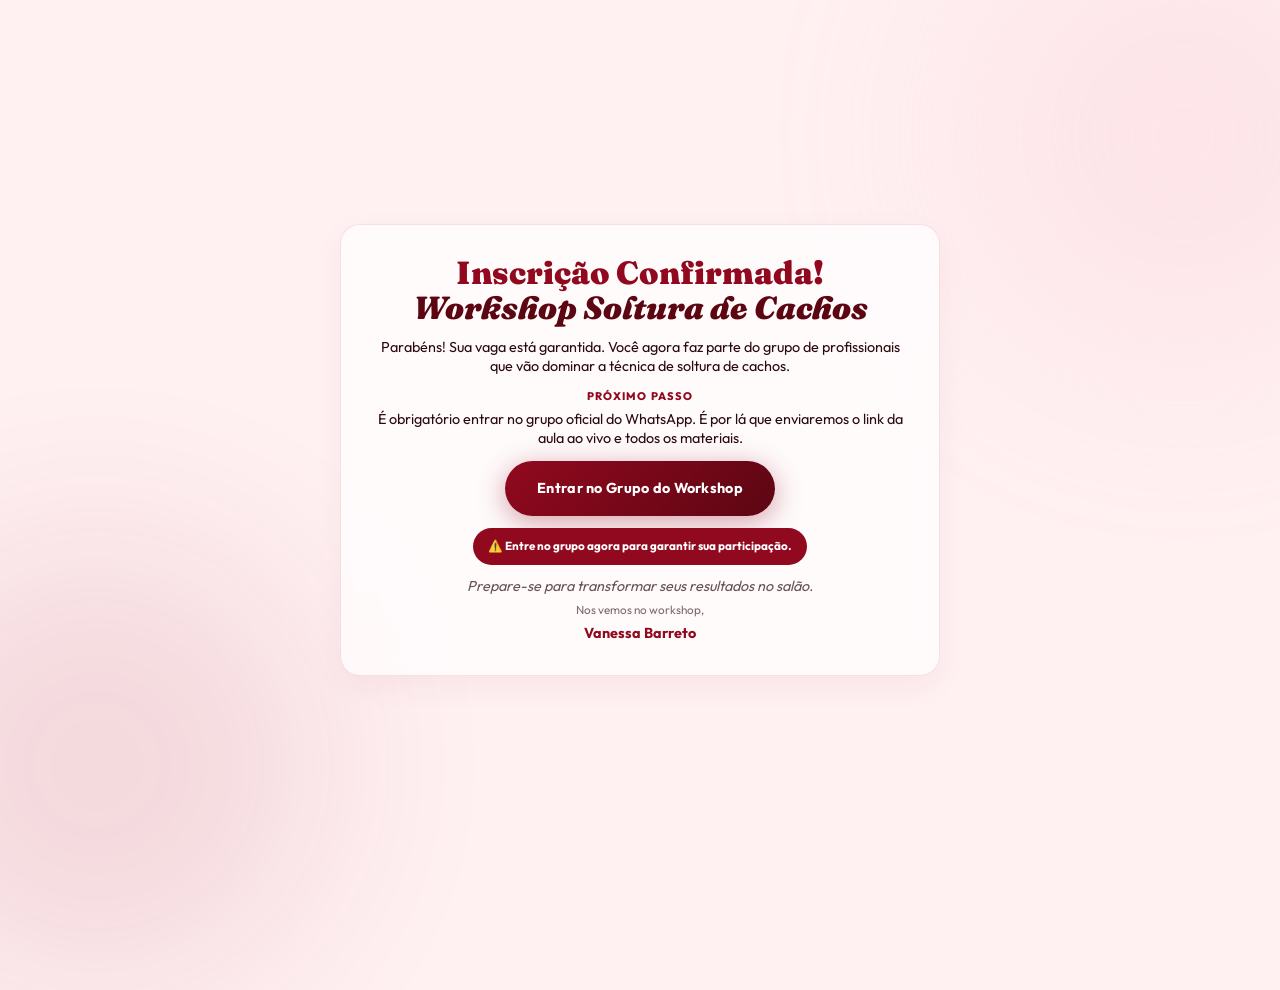
<file: workshop-cachos-v1/agradecimento-9ty475De2.html>
<!DOCTYPE html>
<html lang="pt-BR">

<head>
  <meta charset="UTF-8">
  <meta name="viewport" content="width=device-width, initial-scale=1.0">
  <title>Inscricao Confirmada - Workshop Soltura de Cachos</title>
  <meta name="robots" content="noindex">

  <!-- Preconnect Fontes -->
  <link rel="preconnect" href="https://fonts.googleapis.com">
  <link rel="preconnect" href="https://fonts.gstatic.com" crossorigin>
  <link
    href="https://fonts.googleapis.com/css2?family=Fraunces:opsz,wght@9..144,300;9..144,600;9..144,700;9..144,900&family=Outfit:wght@300;400;500;600;700&display=swap"
    rel="stylesheet">

  <link rel="stylesheet" href="/style.css">

  <style>
    :root {
      --thanks-gap: clamp(6px, 1.5vh, 12px);
    }

    body {
      background-color: var(--rosa-claro);
      overflow: hidden;
      margin: 0;
      padding: 0;
      height: 100dvh;
    }

    .thanks {
      height: 100%;
      display: flex;
      flex-direction: column;
      justify-content: center;
      align-items: center;
      text-align: center;
      padding: 10px;
      position: relative;
    }

    .thanks__container {
      max-width: 600px;
      width: 100%;
      background: rgba(255, 255, 255, 0.7);
      backdrop-filter: blur(15px);
      -webkit-backdrop-filter: blur(15px);
      padding: clamp(15px, 4vh, 30px);
      border-radius: 20px;
      border: 1px solid rgba(145, 9, 30, 0.1);
      box-shadow: 0 10px 30px rgba(145, 9, 30, 0.05);
      z-index: 2;
    }

    .thanks__headline {
      font-family: var(--font-heading);
      font-size: clamp(20px, 4vh, 32px);
      color: var(--vermelho);
      margin-bottom: var(--thanks-gap);
      line-height: 1.1;
      font-weight: 900;
    }

    .thanks__headline em {
      font-style: italic;
      color: var(--vermelho-prof);
      display: block;
    }

    .thanks__text {
      font-size: clamp(13px, 1.6vh, 15px);
      line-height: 1.35;
      color: var(--texto-escuro);
      margin-bottom: var(--thanks-gap);
    }

    .thanks__step {
      font-weight: 800;
      color: var(--vermelho);
      text-transform: uppercase;
      letter-spacing: 0.1em;
      font-size: clamp(11px, 1.2vh, 12px);
      margin-top: var(--thanks-gap);
      margin-bottom: 4px;
    }

    .thanks__cta-box {
      margin: var(--thanks-gap) 0;
    }

    .btn {
      padding: clamp(12px, 1.8vh, 16px) clamp(20px, 4vw, 32px) !important;
      font-size: clamp(14px, 1.6vh, 16px) !important;
    }

    .thanks__warning {
      background: var(--vermelho);
      padding: clamp(6px, 1vh, 10px) 15px;
      border-radius: 50px;
      display: inline-block;
      font-size: clamp(11px, 1.3vh, 12px);
      font-weight: 700;
      color: var(--branco);
      margin-bottom: var(--thanks-gap);
    }

    .thanks__footer {
      font-size: clamp(11px, 1.3vh, 12px);
      color: rgba(42, 10, 16, 0.6);
      margin-top: 4px;
    }

    .thanks__footer strong {
      color: var(--vermelho);
      display: block;
      margin-top: 2px;
      font-size: clamp(13px, 1.6vh, 15px);
    }

    /* Ornamentos */
    .thanks::before, .thanks::after {
      content: '';
      position: absolute;
      width: 50vh;
      height: 50vh;
      filter: blur(100px);
      border-radius: 50%;
      z-index: 1;
      pointer-events: none;
    }
    .thanks::before { top: -10%; right: -10%; background: var(--rosa-medio); opacity: 0.2; }
    .thanks::after { bottom: -10%; left: -10%; background: var(--vermelho); opacity: 0.1; }

    @media (max-width: 480px) {
      .thanks__container { padding: 20px 15px; }
      .btn { width: 100%; }
    }
  </style>

  <!-- Google Tag Manager -->
  <script>(function (w, d, s, l, i) {
      w[l] = w[l] || []; w[l].push({
        'gtm.start':
          new Date().getTime(), event: 'gtm.js'
      }); var f = d.getElementsByTagName(s)[0],
        j = d.createElement(s), dl = l != 'dataLayer' ? '&l=' + l : ''; j.async = true; j.src =
          'https://www.googletagmanager.com/gtm.js?id=' + i + dl; f.parentNode.insertBefore(j, f);
    })(window, document, 'script', 'dataLayer', 'GTM-NBTK3XFH');</script>
  <!-- End Google Tag Manager -->
</head>

<body>
  <!-- Google Tag Manager (noscript) -->
  <noscript><iframe src="https://www.googletagmanager.com/ns.html?id=GTM-NBTK3XFH" height="0" width="0"
      style="display:none;visibility:hidden"></iframe></noscript>
  <!-- End Google Tag Manager (noscript) -->

  <main class="thanks">
    <div class="thanks__container">
      <h1 class="thanks__headline">
        Inscrição Confirmada!
        <em>Workshop Soltura de Cachos</em>
      </h1>

      <p class="thanks__text">
        Parabéns! Sua vaga está garantida. Você agora faz parte do grupo de profissionais que vão dominar a técnica de soltura de cachos.
      </p>

      <p class="thanks__step">Próximo Passo</p>
      
      <p class="thanks__text">
        É obrigatório entrar no grupo oficial do WhatsApp. É por lá que enviaremos o link da aula ao vivo e todos os materiais.
      </p>

      <div class="thanks__cta-box">
        <a href="https://chat.whatsapp.com/HZ2hkEG7Kfd9bCIbp7h225" class="btn btn--primary">
          Entrar no Grupo do Workshop
        </a>
      </div>

      <div class="thanks__warning">
        ⚠️ Entre no grupo agora para garantir sua participação.
      </div>

      <p class="thanks__text" style="opacity: 0.7; font-style: italic; margin-bottom: 5px;">
        Prepare-se para transformar seus resultados no salão.
      </p>

      <div class="thanks__footer">
        Nos vemos no workshop,
        <strong>Vanessa Barreto</strong>
      </div>
    </div>
  </main>


</body>

</html>
</file>
<file: workshop-cachos-v2/style.css>
/* ==========================================================================
   RESET
   ========================================================================== */

*, *::before, *::after {
  box-sizing: border-box;
  margin: 0;
  padding: 0;
}

html {
  scroll-behavior: smooth;
  -webkit-text-size-adjust: 100%;
}

body {
  min-height: 100vh;
  font-family: var(--font-body);
  font-size: 1rem;
  line-height: 1.6;
  color: var(--color-text);
  background-color: var(--color-bg);
  -webkit-font-smoothing: antialiased;
  -moz-osx-font-smoothing: grayscale;
}

img, picture, video, canvas, svg {
  display: block;
  max-width: 100%;
  height: auto;
}

input, button, textarea, select {
  font: inherit;
}

button {
  cursor: pointer;
  border: none;
  background: none;
}

a {
  text-decoration: none;
  color: inherit;
}

ul, ol {
  list-style: none;
}

h1, h2, h3, h4, h5, h6 {
  font-family: var(--font-heading);
  line-height: 1.15;
}

/* ==========================================================================
   CUSTOM PROPERTIES
   ========================================================================== */

:root {
  /* Fonts */
  --font-heading: 'Cormorant Garamond', serif;
  --font-body: 'Work Sans', sans-serif;

  /* Cores — Rosa / Vermelho Escuro */
  --color-bg: #fdf0ec;
  --color-bg-alt: #f5e1db;
  --color-surface: #ffffff;
  --color-text: #1a1a1a;
  --color-text-muted: #6b5c57;
  --color-primary: #8b1a2b;
  --color-primary-hover: #701523;
  --color-primary-glow: rgba(139, 26, 43, 0.25);
  --color-accent: #c41830;
  --color-border: rgba(139, 26, 43, 0.12);
  --color-error: #dc2626;
  --color-success: #16a34a;

  /* Dark sections */
  --color-dark: #8b1a2b;
  --color-dark-deep: #5c1019;

  /* Spacing */
  --section-py: clamp(2.5rem, 5vw, 4rem);
  --container-px: clamp(1rem, 5vw, 2rem);
  --container-max: 1200px;
}

/* ==========================================================================
   UTILITIES
   ========================================================================== */

.container {
  width: 100%;
  max-width: var(--container-max);
  margin-inline: auto;
  padding-inline: var(--container-px);
}

.section {
  padding-block: var(--section-py);
}

.section-alt {
  padding-block: var(--section-py);
  background-color: var(--color-dark);
  color: #ffffff;
}

.sr-only {
  position: absolute;
  width: 1px;
  height: 1px;
  padding: 0;
  margin: -1px;
  overflow: hidden;
  clip: rect(0, 0, 0, 0);
  white-space: nowrap;
  border-width: 0;
}

.section-heading {
  font-family: var(--font-heading);
  font-size: clamp(1.75rem, 5vw, 3rem);
  text-align: center;
  margin-bottom: clamp(2rem, 5vw, 3.5rem);
  font-weight: 700;
}

.section-heading em {
  font-style: italic;
  color: var(--color-primary);
}

/* ==========================================================================
   BUTTONS
   ========================================================================== */

.btn-primary {
  display: inline-flex;
  align-items: center;
  justify-content: center;
  background: var(--color-primary);
  color: #ffffff;
  font-family: var(--font-body);
  font-weight: 700;
  font-size: clamp(0.9rem, 2vw, 1.1rem);
  text-transform: uppercase;
  letter-spacing: 0.05em;
  border-radius: 9999px;
  padding: 1rem 2.5rem;
  box-shadow: 0 4px 20px rgba(139, 26, 43, 0.35);
  transition: all 0.3s ease;
  min-height: 44px;
}

.btn-primary:hover {
  background: var(--color-primary-hover);
  box-shadow: 0 8px 30px rgba(139, 26, 43, 0.5);
  transform: translateY(-2px);
}

.btn-primary:focus-visible {
  outline: 2px solid var(--color-primary);
  outline-offset: 3px;
}

.btn-outline {
  background: transparent;
  color: #ffffff;
  border: 2px solid #ffffff;
  box-shadow: none;
}

.btn-outline:hover {
  background: #ffffff;
  color: var(--color-primary);
  box-shadow: 0 8px 30px rgba(255, 255, 255, 0.2);
}

.btn-outline:focus-visible {
  outline-color: #ffffff;
}

.btn-large {
  padding: 1.25rem 3rem;
  font-size: clamp(1rem, 2.5vw, 1.25rem);
}

/* ==========================================================================
   TOP BAR — Fixed header
   ========================================================================== */

.top-bar {
  position: sticky;
  top: 0;
  z-index: 100;
  background: var(--color-accent);
  color: #ffffff;
}

.top-bar-inner {
  display: flex;
  align-items: center;
  justify-content: center;
  gap: 0.5rem;
  padding-block: 0.6rem;
  font-family: var(--font-body);
  font-weight: 700;
  font-size: clamp(0.6rem, 2.8vw, 0.85rem);
  text-transform: uppercase;
  letter-spacing: 0.06em;
  white-space: nowrap;
}

.top-bar-inner s {
  opacity: 0.7;
  text-decoration: line-through;
}

.top-bar-inner strong {
  color: #ffd4c8;
}


/* ==========================================================================
   HERO — Immersive Background Portrait
   ========================================================================== */

.hero {
  position: relative;
  overflow: hidden;
  min-height: max(100vh, 600px);
  min-height: max(100dvh, 600px);
  display: flex;
  align-items: flex-end;
  background-color: #3a0c10;
}

@supports (height: 1dvh) {
  .hero {
    min-height: max(100dvh, fit-content);
  }
}

/* Background image layer */
.hero-bg {
  position: absolute;
  inset: 0;
  z-index: 0;
}

.hero-bg picture {
  display: block;
  width: 100%;
  height: 100%;
}

.hero-bg img {
  width: 100%;
  height: 100%;
  object-fit: cover;
  object-position: center top;
}

/* Gradient overlay — mobile: covers bottom 65% for text readability */
.hero-overlay {
  position: absolute;
  inset: 0;
  z-index: 1;
  background:
    linear-gradient(to top, var(--color-dark) 0%, rgba(92, 16, 25, 0.97) 20%, rgba(139, 26, 43, 0.9) 40%, rgba(139, 26, 43, 0.6) 55%, transparent 68%);
  pointer-events: none;
}

/* Content on top */
.hero-content {
  position: relative;
  z-index: 2;
  display: flex;
  flex-direction: column;
  align-items: center;
  text-align: center;
  gap: clamp(0.4rem, 1.2vh, 0.8rem);
  padding-block: clamp(1rem, 3vh, 2rem) clamp(1.5rem, 4vh, 2.5rem);
  width: 100%;
  color: #ffffff;
}

.hero-title {
  display: flex;
  flex-direction: column;
  gap: 0.25rem;
  line-height: 1.1;
}


.hero-title-main {
  font-size: clamp(1.5rem, 5.5vw, 4rem);
  font-weight: 700;
  line-height: 1.1;
}

.hero-title-accent {
  color: #ffd4c8;
  font-style: italic;
}

.hero-title-highlight {
  font-size: clamp(1.75rem, 6.5vw, 5rem);
  font-weight: 700;
  line-height: 1.05;
  color: #ffd4c8;
}

.hero-sub {
  font-size: clamp(0.9rem, 2.5vw, 1.15rem);
  color: rgba(255, 255, 255, 0.85);
  max-width: 540px;
  line-height: 1.5;
}

.hero-sub strong {
  color: #ffffff;
}


.hero-price {
  display: flex;
  flex-direction: column;
  align-items: center;
  gap: 0.15rem;
}

/* Mobile: single line */
.hero-price-inline {
  font-family: var(--font-body);
  font-size: 1rem;
  text-transform: uppercase;
  letter-spacing: 0.06em;
  color: rgba(255, 255, 255, 0.85);
}

.hero-price-inline strong {
  color: #ffffff;
  font-size: 1.15rem;
}

/* Mobile: hide large price + label */
.hero-price-value,
.hero-price-label {
  display: none;
}

.hero-price-label {
  font-size: 0.8rem;
  text-transform: uppercase;
  letter-spacing: 0.1em;
  color: rgba(255, 255, 255, 0.7);
}

.hero-price-value {
  font-family: var(--font-heading);
  font-size: clamp(2rem, 5vw, 4rem);
  color: #ffffff;
  font-weight: 700;
}


.hero-cta {
  margin-top: 0.25rem;
  background: #ffffff;
  color: var(--color-primary);
  box-shadow: 0 4px 20px rgba(0, 0, 0, 0.2);
}

.hero-cta:hover {
  background: #f0e0dc;
  color: var(--color-primary-hover);
  box-shadow: 0 8px 30px rgba(0, 0, 0, 0.3);
}

.lot-progress {
  width: 100%;
  max-width: 380px;
}

.lot-progress-header {
  display: flex;
  justify-content: space-between;
  align-items: baseline;
  margin-bottom: 0.4rem;
  font-size: 0.8rem;
  color: rgba(255, 255, 255, 0.7);
}

.lot-progress-label strong {
  color: #ffffff;
}

.lot-progress-next {
  font-size: 0.75rem;
  font-weight: 700;
  color: rgba(255, 255, 255, 0.9);
}

.lot-progress-bar {
  width: 100%;
  height: 8px;
  background: rgba(255, 255, 255, 0.15);
  border-radius: 100px;
  overflow: hidden;
}

.lot-progress-fill {
  width: 95%;
  height: 100%;
  background: #ffffff;
  border-radius: 100px;
  box-shadow: 0 0 12px rgba(255, 255, 255, 0.5);
  animation: fill-pulse 2s ease-in-out infinite;
}

@keyframes fill-pulse {
  0%, 100% { box-shadow: 0 0 12px rgba(255, 255, 255, 0.5); }
  50% { box-shadow: 0 0 20px rgba(255, 255, 255, 0.8); }
}

/* --- Desktop --- */
@media (min-width: 768px) {
  .hero {
    align-items: center;
  }

  .hero-bg img {
    object-position: right center;
  }

  .hero-overlay {
    background:
      linear-gradient(to right, rgba(92, 16, 25, 0.95) 0%, rgba(139, 26, 43, 0.85) 30%, rgba(139, 26, 43, 0.4) 50%, transparent 65%);
  }

  .hero-content {
    align-items: flex-start;
    text-align: left;
    max-width: none;
    width: 60%;
    margin-left: 0;
    margin-right: auto;
    padding-inline: clamp(2rem, 4vw, 4rem);
    padding-block: clamp(2rem, 5vh, 3rem);
    gap: clamp(0.5rem, 1.5vh, 1rem);
  }

  .hero-title-main {
    font-size: clamp(1.8rem, min(5vw, 5vh), 3.5rem);
  }

  .hero-title-highlight {
    font-size: clamp(2.2rem, min(6vw, 6vh), 4.5rem);
  }

  .hero-sub {
    font-size: clamp(0.85rem, min(2vw, 2vh), 1.15rem);
  }

  .hero-price-inline {
    display: none;
  }

  .hero-price-value,
  .hero-price-label {
    display: block;
  }

  .hero-price-value {
    font-size: clamp(1.8rem, min(5vw, 5vh), 4rem);
  }

  .btn-primary {
    padding: clamp(0.6rem, 1.5vh, 1rem) 2.5rem;
    font-size: clamp(0.8rem, min(1.8vw, 2vh), 1.1rem);
  }
}

@media (min-width: 1024px) {
  .hero-content {
    padding-inline: clamp(3rem, 5vw, 5rem);
    width: 55%;
  }

  .hero-title-main {
    font-size: clamp(2.5rem, 4vw, 4rem);
  }

  .hero-title-highlight {
    font-size: clamp(3rem, 5vw, 5rem);
  }
}

/* ==========================================================================
   PROBLEMA / PROVA — Pain Points Section
   ========================================================================== */

.proof {
  background-color: var(--color-bg);
}

.proof-overline,
.timeline-overline,
.about-overline,
.for-who-overline,
.precos-overline,
.faq-overline,
.final-cta-overline {
  font-family: var(--font-body);
  font-size: 0.75rem;
  font-weight: 700;
  text-transform: uppercase;
  letter-spacing: 0.15em;
  text-align: center;
  color: var(--color-primary);
  margin-bottom: 0.75rem;
}

.proof-sub {
  text-align: center;
  color: var(--color-text-muted);
  font-size: clamp(0.95rem, 2vw, 1.1rem);
  margin-top: -1.5rem;
  margin-bottom: 2.5rem;
  max-width: 600px;
  margin-inline: auto;
  line-height: 1.7;
}

.proof-grid--cards {
  display: grid;
  grid-template-columns: 1fr;
  gap: 1rem;
  max-width: 700px;
  margin-inline: auto;
  margin-bottom: 2rem;
}

@media (min-width: 640px) {
  .proof-grid--cards {
    grid-template-columns: 1fr 1fr 1fr;
  }
}

.proof-card {
  background: var(--color-surface);
  border: 1px solid var(--color-border);
  border-radius: 12px;
  padding: 1.5rem;
  text-align: center;
  transition: transform 0.3s ease, box-shadow 0.3s ease;
}

.proof-card:hover {
  transform: translateY(-4px);
  box-shadow: 0 8px 24px rgba(139, 26, 43, 0.1);
}

.proof-card-icon {
  display: flex;
  align-items: center;
  justify-content: center;
  width: 36px;
  height: 36px;
  border-radius: 50%;
  background: rgba(139, 26, 43, 0.1);
  color: var(--color-primary);
  font-size: 1.2rem;
  font-weight: 700;
  margin: 0 auto 0.75rem;
}

.proof-card p {
  font-size: 0.95rem;
  color: var(--color-text);
  font-weight: 500;
  line-height: 1.4;
}

.proof-italic {
  text-align: center;
  color: var(--color-text-muted);
  font-size: 0.95rem;
  max-width: 600px;
  margin: 0 auto 1.5rem;
  line-height: 1.7;
}

.proof-solution {
  text-align: center;
  font-size: clamp(1.25rem, 3vw, 1.75rem);
  color: var(--color-text);
  margin-bottom: 2rem;
  font-weight: 700;
}

.proof-result {
  margin-top: 2rem;
  text-align: center;
}

.proof-result-label {
  font-family: var(--font-body);
  font-size: 1rem;
  font-weight: 600;
  color: var(--color-text-muted);
  text-transform: uppercase;
  letter-spacing: 0.05em;
  margin-bottom: 1rem;
}

.proof-result-img {
  position: relative;
  display: inline-block;
  max-width: 480px;
  border-radius: 12px;
  overflow: hidden;
  box-shadow: 0 8px 30px rgba(0, 0, 0, 0.12);
}

.proof-result-img img {
  border-radius: 12px;
}

.proof-result-tags {
  position: absolute;
  top: 0;
  left: 0;
  right: 0;
  display: flex;
  justify-content: space-between;
  padding: 0.75rem 1rem;
  pointer-events: none;
}

.proof-tag {
  font-family: var(--font-body);
  font-size: 0.75rem;
  font-weight: 700;
  text-transform: uppercase;
  letter-spacing: 0.08em;
  padding: 0.3rem 0.8rem;
  border-radius: 100px;
}

.proof-tag--antes {
  background: rgba(0, 0, 0, 0.6);
  color: #ffffff;
}

.proof-tag--depois {
  background: var(--color-success);
  color: #ffffff;
}

.proof-cta {
  text-align: center;
  margin-top: 2rem;
}

/* ==========================================================================
   O QUE É — Split Asymmetric
   ========================================================================== */

.what-is {
  background-color: var(--color-bg);
}

.what-is-grid {
  display: grid;
  gap: 3rem;
  align-items: center;
}

.what-is-number {
  display: flex;
  align-items: center;
  gap: 1rem;
}

.big-number {
  font-family: var(--font-heading);
  font-size: clamp(8rem, 20vw, 14rem);
  line-height: 0.85;
  color: var(--color-primary);
  opacity: 0.15;
}

.big-number-label {
  font-family: var(--font-heading);
  font-size: clamp(1.5rem, 4vw, 2.2rem);
  line-height: 1.1;
  color: var(--color-text-muted);
}

.what-is-text h2 {
  font-size: clamp(1.5rem, 4vw, 2.5rem);
  margin-bottom: 1rem;
  color: var(--color-text);
  font-weight: 700;
}

.what-is-text p {
  color: var(--color-text-muted);
  font-size: clamp(0.95rem, 2vw, 1.1rem);
  margin-bottom: 1.5rem;
  line-height: 1.7;
}

.what-is-footnote {
  margin-top: 1.5rem;
  font-style: italic;
  color: var(--color-text-muted);
}

.check-list {
  display: flex;
  flex-direction: column;
  gap: 0.75rem;
}

.check-list li {
  position: relative;
  padding-left: 1.75rem;
  font-size: clamp(0.9rem, 2vw, 1rem);
  color: var(--color-text);
}

.check-list li::before {
  content: '';
  position: absolute;
  left: 0;
  top: 0.35em;
  width: 12px;
  height: 12px;
  border-radius: 50%;
  background: var(--color-primary);
}

/* Tablet+ */
@media (min-width: 768px) {
  .what-is-grid {
    grid-template-columns: auto 1fr;
    gap: 4rem;
  }

  .what-is-number {
    flex-direction: column;
    gap: 0;
    text-align: center;
  }
}

/* ==========================================================================
   TIMELINE — Staggered (dark section)
   ========================================================================== */

.timeline-section {
  background-color: var(--color-dark);
  color: #ffffff;
}

.timeline-overline {
  color: rgba(255, 255, 255, 0.7);
}

.timeline-section .section-heading {
  color: #ffffff;
}

.timeline-footnote {
  text-align: center;
  color: rgba(255, 255, 255, 0.8);
  font-size: 0.95rem;
  margin-top: 2rem;
  margin-bottom: 1.5rem;
}

.timeline-cta {
  text-align: center;
}

.timeline {
  position: relative;
  max-width: 800px;
  margin-inline: auto;
}

.timeline::before {
  content: '';
  position: absolute;
  left: 1rem;
  top: 0;
  bottom: 0;
  width: 2px;
  background: linear-gradient(
    to bottom,
    transparent,
    rgba(255, 255, 255, 0.4) 10%,
    rgba(255, 255, 255, 0.4) 90%,
    transparent
  );
}

.timeline-item {
  position: relative;
  padding-left: 3rem;
  padding-bottom: 2rem;
}

.timeline-item::before {
  content: '';
  position: absolute;
  left: calc(1rem - 5px);
  top: 1.5rem;
  width: 12px;
  height: 12px;
  border-radius: 50%;
  background: #ffffff;
  box-shadow: 0 0 12px rgba(255, 255, 255, 0.5);
}

.timeline-card {
  background: rgba(255, 255, 255, 0.08);
  border: 1px solid rgba(255, 255, 255, 0.12);
  border-radius: 12px;
  padding: 1.5rem;
  transition: box-shadow 0.3s ease;
}

.timeline-card:hover {
  box-shadow: 0 0 30px rgba(255, 255, 255, 0.08);
}

.timeline-day {
  font-family: var(--font-body);
  font-size: 0.85rem;
  font-weight: 700;
  color: rgba(255, 255, 255, 0.7);
  letter-spacing: 0.1em;
  text-transform: uppercase;
  display: block;
  margin-bottom: 0.35rem;
}

.timeline-card h3 {
  font-size: clamp(1.1rem, 3vw, 1.4rem);
  margin-bottom: 0.75rem;
  color: #ffffff;
  font-weight: 700;
}

.timeline-result {
  background: rgba(255, 255, 255, 0.06);
  border-left: 3px solid rgba(255, 255, 255, 0.3);
  padding: 0.75rem 1rem;
  border-radius: 0 8px 8px 0;
}

.timeline-result p {
  font-size: 0.9rem;
  color: rgba(255, 255, 255, 0.75);
  line-height: 1.6;
}

.timeline-item--highlight .timeline-card {
  border-color: rgba(255, 255, 255, 0.3);
}

.timeline-item--highlight::before {
  width: 16px;
  height: 16px;
  box-shadow: 0 0 18px rgba(255, 255, 255, 0.7);
}

.timeline-result--highlight {
  background: rgba(255, 255, 255, 0.1);
  border-left-color: #ffffff;
}

/* Desktop: alternating layout */
@media (min-width: 768px) {
  .timeline::before {
    left: 50%;
    transform: translateX(-50%);
  }

  .timeline-item {
    width: 50%;
    padding-bottom: 2.5rem;
  }

  .timeline-item::before {
    top: 1.5rem;
  }

  .timeline-left {
    padding-left: 0;
    padding-right: 3rem;
    text-align: right;
  }

  .timeline-left::before {
    left: auto;
    right: -6px;
  }

  .timeline-right {
    margin-left: 50%;
    padding-left: 3rem;
    padding-right: 0;
  }

  .timeline-right::before {
    left: -6px;
  }
}

/* ==========================================================================
   QUEM É — Autoridade (dark section)
   ========================================================================== */

.about {
  background-color: var(--color-dark);
  color: #ffffff;
}

.about-overline {
  color: rgba(255, 255, 255, 0.7);
}

.about-wrapper {
  display: flex;
  flex-direction: column;
  align-items: center;
  gap: 2rem;
  max-width: 800px;
  margin-inline: auto;
}

.about-foto {
  flex-shrink: 0;
}

.about-foto img {
  width: clamp(140px, 30vw, 240px);
  height: clamp(140px, 30vw, 240px);
  border-radius: 1rem;
  object-fit: cover;
  border: 3px solid rgba(255, 255, 255, 0.3);
  box-shadow: 0 8px 32px rgba(0, 0, 0, 0.3);
}

.about-text h2 {
  font-size: clamp(1.5rem, 4vw, 2.2rem);
  margin-bottom: 1rem;
  line-height: 1.2;
  color: #ffffff;
  font-weight: 700;
}

.about-highlight-inline {
  color: #ffd4c8;
}

.about-text p {
  color: rgba(255, 255, 255, 0.8);
  font-size: clamp(0.9rem, 2vw, 1.05rem);
  line-height: 1.7;
  margin-bottom: 0.75rem;
}

.about-text p strong {
  color: #ffffff;
}

.about-stats-row {
  display: flex;
  flex-direction: column;
  gap: 0.75rem;
  margin-block: 1rem;
}

.about-stat-item {
  display: flex;
  align-items: center;
  gap: 0.75rem;
  background: rgba(255, 255, 255, 0.08);
  border: 1px solid rgba(255, 255, 255, 0.12);
  border-radius: 10px;
  padding: 0.75rem 1rem;
  font-size: clamp(0.85rem, 2vw, 0.95rem);
  color: rgba(255, 255, 255, 0.9);
}

.about-stat-icon {
  font-size: 1.25rem;
  flex-shrink: 0;
  color: #ffd4c8;
}

.about-quote {
  border-left: 3px solid rgba(255, 255, 255, 0.3);
  padding-left: 1rem;
  margin-top: 1.25rem;
  font-style: italic;
  font-size: clamp(0.9rem, 2vw, 1rem);
  color: rgba(255, 255, 255, 0.75);
  line-height: 1.7;
}

.about-quote strong {
  color: #ffd4c8;
}

@media (min-width: 768px) {
  .about-wrapper {
    flex-direction: row;
    align-items: flex-start;
    gap: 3rem;
    text-align: left;
  }
}

/* ==========================================================================
   PARA QUEM É — Dual Column
   ========================================================================== */

.for-who {
  background-color: var(--color-bg);
}

.for-who-overline {
  color: var(--color-primary);
}

.for-who-footnote {
  text-align: center;
  color: var(--color-text-muted);
  margin-top: 2rem;
  font-size: 0.95rem;
}

.for-who-grid {
  display: grid;
  gap: 2rem;
}

.for-who-col {
  background: var(--color-surface);
  border: 1px solid var(--color-border);
  border-radius: 14px;
  padding: 2rem;
}

.for-who-label {
  font-size: clamp(1.1rem, 2.5vw, 1.3rem);
  margin-bottom: 1.25rem;
  font-weight: 700;
}

.for-who-label--yes {
  color: var(--color-primary);
}

.for-who-label--no {
  color: var(--color-text-muted);
}

.for-who-yes {
  border-color: var(--color-primary);
}

.for-who-list {
  display: flex;
  flex-direction: column;
  gap: 0.9rem;
}

.for-who-list li {
  position: relative;
  padding-left: 2rem;
  font-size: clamp(0.9rem, 2vw, 1rem);
  color: var(--color-text);
  line-height: 1.5;
}

.for-who-yes .for-who-list li::before {
  content: '\2713';
  position: absolute;
  left: 0;
  top: 0;
  font-weight: 700;
  font-size: 1.1rem;
  color: var(--color-primary);
}

.for-who-no .for-who-list li::before {
  content: '\2715';
  position: absolute;
  left: 0;
  top: 0;
  font-weight: 700;
  font-size: 1.1rem;
  color: var(--color-text-muted);
}

.for-who-cta {
  text-align: center;
  margin-top: 3rem;
}

@media (min-width: 768px) {
  .for-who-grid {
    grid-template-columns: 1fr 1fr;
    gap: 2.5rem;
  }
}

/* ==========================================================================
   PREÇOS — Dual Cards
   ========================================================================== */

.precos {
  background-color: var(--color-bg-alt);
}

.precos-overline {
  color: var(--color-primary);
}

.precos-warning {
  text-align: center;
  color: var(--color-primary);
  font-weight: 700;
  font-size: 0.95rem;
  margin-top: 1.5rem;
}

.precos-grid {
  display: grid;
  grid-template-columns: 1fr;
  gap: clamp(0.75rem, 2vw, 1.5rem);
  max-width: 750px;
  margin-inline: auto;
}

@media (min-width: 640px) {
  .precos-grid {
    grid-template-columns: 1fr 1fr;
  }
}

.preco-card {
  position: relative;
  background: var(--color-surface);
  border: 1px solid var(--color-border);
  border-radius: 14px;
  padding: clamp(1rem, 3vw, 2rem) clamp(0.75rem, 2vw, 1.5rem);
  display: flex;
  flex-direction: column;
  align-items: center;
  text-align: center;
  gap: 0.75rem;
  transition: box-shadow 0.3s ease;
  min-width: 0;
  overflow: visible;
  word-break: break-word;
}

.preco-card--ativo {
  border-color: var(--color-primary);
  box-shadow: 0 4px 24px rgba(139, 26, 43, 0.15);
}

.preco-card--ativo:hover {
  box-shadow: 0 8px 40px rgba(139, 26, 43, 0.25);
}

.preco-card--breve {
  opacity: 0.5;
}

.preco-destaque {
  position: absolute;
  top: -0.65rem;
  left: 50%;
  transform: translateX(-50%);
  background: var(--color-primary);
  color: #ffffff;
  font-weight: 700;
  font-size: clamp(0.55rem, 1.8vw, 0.7rem);
  text-transform: uppercase;
  letter-spacing: 0.08em;
  padding: 0.25rem clamp(0.5rem, 2vw, 1rem);
  border-radius: 100px;
  white-space: nowrap;
}

.preco-header {
  display: flex;
  flex-direction: column;
  align-items: center;
  gap: 0.25rem;
}

.preco-lote {
  font-family: var(--font-heading);
  font-size: clamp(1.5rem, 3vw, 2rem);
  letter-spacing: 0.05em;
  color: var(--color-text);
  font-weight: 700;
}

.preco-status {
  font-size: 0.75rem;
  font-weight: 700;
  text-transform: uppercase;
  letter-spacing: 0.08em;
}

.preco-status--on {
  color: var(--color-primary);
}

.preco-status--off {
  color: var(--color-text-muted);
}

.preco-valor {
  display: flex;
  flex-direction: column;
  align-items: center;
}

.preco-de {
  font-size: 0.85rem;
  color: var(--color-text-muted);
  text-decoration: line-through;
}

.preco-por {
  font-family: var(--font-heading);
  font-size: clamp(2rem, 6vw, 4rem);
  color: var(--color-primary);
  font-weight: 700;
}

.preco-date {
  font-family: var(--font-body);
  font-size: 0.8rem;
  font-weight: 700;
  text-transform: uppercase;
  letter-spacing: 0.08em;
  color: var(--color-primary);
  background: rgba(139, 26, 43, 0.08);
  padding: 0.35rem 0.75rem;
  border-radius: 6px;
}

.preco-progress {
  width: 100%;
  display: flex;
  flex-direction: column;
  gap: 0.3rem;
}

.preco-progress-bar {
  width: 100%;
  height: 6px;
  background: var(--color-bg-alt);
  border-radius: 100px;
  overflow: hidden;
  position: relative;
}

.preco-progress-bar::after {
  content: '';
  position: absolute;
  left: 0;
  top: 0;
  width: 95%;
  height: 100%;
  background: var(--color-primary);
  border-radius: 100px;
}

.preco-progress-text {
  font-size: 0.7rem;
  font-weight: 700;
  color: var(--color-primary);
  text-align: center;
}

.preco-features {
  display: flex;
  flex-direction: column;
  gap: 0.5rem;
  width: 100%;
}

.preco-features li {
  font-size: 0.9rem;
  color: var(--color-text);
  padding-left: 1.5rem;
  position: relative;
  text-align: left;
}

.preco-features li::before {
  content: '\2713';
  position: absolute;
  left: 0;
  color: var(--color-primary);
  font-weight: 700;
}

.preco-features--locked li::before {
  content: '\1F512';
  font-size: 0.8rem;
}

.btn-preco {
  width: 100%;
  font-size: clamp(0.7rem, 2vw, 1rem);
  padding: clamp(0.6rem, 2vw, 1rem) clamp(0.5rem, 2vw, 2.5rem);
}

.btn-preco--disabled {
  width: 100%;
  padding: 1rem 2.5rem;
  border-radius: 9999px;
  font-family: var(--font-body);
  font-weight: 700;
  font-size: 0.95rem;
  text-transform: uppercase;
  letter-spacing: 0.05em;
  background: var(--color-bg-alt);
  color: var(--color-text-muted);
  border: 1px solid var(--color-border);
  cursor: not-allowed;
}

.selos {
  display: flex;
  justify-content: center;
  gap: 2rem;
  margin-top: 1.5rem;
  font-size: 0.8rem;
  color: var(--color-text-muted);
  font-weight: 500;
}

/* ==========================================================================
   FAQ — Accordion Compact
   ========================================================================== */

.faq {
  background-color: var(--color-bg);
}

.faq-overline {
  color: var(--color-primary);
}

.faq-list {
  max-width: 700px;
  margin-inline: auto;
  display: flex;
  flex-direction: column;
  gap: 0.5rem;
}

.faq-item {
  background: var(--color-surface);
  border: 1px solid var(--color-border);
  border-radius: 10px;
  overflow: hidden;
  transition: box-shadow 0.3s ease;
}

.faq-item:hover {
  box-shadow: 0 4px 16px rgba(139, 26, 43, 0.08);
}

.faq-item summary {
  padding: 1.25rem 1.5rem;
  font-weight: 700;
  font-size: clamp(0.95rem, 2vw, 1.05rem);
  cursor: pointer;
  list-style: none;
  display: flex;
  align-items: center;
  justify-content: space-between;
  gap: 1rem;
  min-height: 44px;
  color: var(--color-text);
}

.faq-item summary::-webkit-details-marker {
  display: none;
}

.faq-item summary::after {
  content: '+';
  font-family: var(--font-heading);
  font-size: 1.5rem;
  color: var(--color-primary);
  flex-shrink: 0;
  transition: transform 0.2s ease;
}

.faq-item[open] summary::after {
  content: '\2212';
}

.faq-item p {
  padding: 0 1.5rem 1.25rem;
  color: var(--color-text-muted);
  font-size: 0.95rem;
  line-height: 1.7;
}

.faq-item summary:focus-visible {
  outline: 2px solid var(--color-primary);
  outline-offset: -2px;
  border-radius: 10px;
}

/* ==========================================================================
   CTA FINAL — Immersive Full-Width (dark)
   ========================================================================== */

.final-cta {
  position: relative;
  padding-block: clamp(5rem, 12vw, 10rem);
  text-align: center;
  overflow: hidden;
  background-color: var(--color-dark);
  color: #ffffff;
}

.final-cta-glow {
  position: absolute;
  inset: 0;
  background:
    radial-gradient(ellipse 70% 60% at 50% 50%, rgba(255, 255, 255, 0.06) 0%, transparent 70%);
  pointer-events: none;
}

.final-cta-content {
  position: relative;
  z-index: 1;
  display: flex;
  flex-direction: column;
  align-items: center;
  gap: 1.25rem;
}

.final-cta-overline {
  font-family: var(--font-body);
  font-size: 0.75rem;
  font-weight: 700;
  text-transform: uppercase;
  letter-spacing: 0.15em;
  color: rgba(255, 255, 255, 0.7);
}

.final-cta-title {
  font-size: clamp(1.5rem, 5vw, 2.75rem);
  line-height: 1.2;
  color: #ffffff;
  max-width: 700px;
  font-weight: 700;
}

.final-cta-sub {
  font-size: clamp(1rem, 2.5vw, 1.2rem);
  color: rgba(255, 255, 255, 0.8);
}

.final-cta-price {
  display: flex;
  flex-direction: column;
  align-items: center;
  gap: 0.25rem;
  margin-block: 0.5rem;
}

.final-cta-price-old {
  font-size: 0.9rem;
  color: rgba(255, 255, 255, 0.7);
  text-decoration: line-through;
}

.final-cta-price-new {
  font-family: var(--font-heading);
  font-size: clamp(3rem, 8vw, 5rem);
  color: #ffffff;
  font-weight: 700;
}


.final-cta-price-badge {
  display: inline-block;
  background: #ffffff;
  color: var(--color-primary);
  font-weight: 700;
  font-size: 0.75rem;
  text-transform: uppercase;
  letter-spacing: 0.1em;
  padding: 0.3rem 0.75rem;
  border-radius: 4px;
}

.final-cta .btn-primary {
  background: #ffffff;
  color: var(--color-primary);
  box-shadow: 0 4px 20px rgba(0, 0, 0, 0.2);
}

.final-cta .btn-primary:hover {
  background: #f0e0dc;
  color: var(--color-primary-hover);
  box-shadow: 0 8px 30px rgba(0, 0, 0, 0.3);
}

.final-cta-note {
  font-size: 0.8rem;
  color: rgba(255, 255, 255, 0.7);
}

/* ==========================================================================
   FOOTER
   ========================================================================== */

.footer {
  padding: 2rem 0;
  text-align: center;
  border-top: 1px solid var(--color-border);
  background-color: var(--color-dark-deep);
  color: #ffffff;
}

.footer p {
  font-size: 0.8rem;
  color: rgba(255, 255, 255, 0.7);
}

/* ==========================================================================
   AOS OVERRIDE — subtle animations
   ========================================================================== */

[data-aos="fade-up"] { transform: translate3d(0, 25px, 0); }
[data-aos="fade-down"] { transform: translate3d(0, -25px, 0); }
[data-aos="fade-left"] { transform: translate3d(25px, 0, 0); }
[data-aos="fade-right"] { transform: translate3d(-25px, 0, 0); }
[data-aos="zoom-in"] { transform: scale(0.97); }
[data-aos="zoom-out"] { transform: scale(1.03); }

@media (prefers-reduced-motion: reduce) {
  [data-aos] {
    opacity: 1;
    transform: none;
    transition: none;
  }
}
</file>
<file: style.css>
/* ========================================
   WORKSHOP CACHOS - Vanessa Barreto
   Design: Split Assimetrico + Color Blocking
   Fontes: Fraunces + Outfit
   Paleta: Rosa claro / Rosa medio / Vermelho vinho
   ======================================== */

/* -------- Reset & Base -------- */
*, *::before, *::after {
  box-sizing: border-box;
  margin: 0;
  padding: 0;
}

:root {
  --rosa-claro:   #FFF0F2;
  --rosa-medio:   #F5B8C4;
  --rosa-forte:   #D65D7A;
  --vermelho:     #91091E;
  --vermelho-prof:#5D0613;
  --texto-escuro: #2A0A10;
  --texto-claro:  #FFF0F2;
  --branco:       #FFFFFF;

  --font-heading: 'Fraunces', Georgia, serif;
  --font-body:    'Outfit', sans-serif;

  --container-max: 1200px;
  --section-py: clamp(60px, 8vw, 110px);
  --gap-md: clamp(24px, 4vw, 48px);
}

html {
  scroll-behavior: smooth;
}

body {
  font-family: var(--font-body);
  background-color: var(--rosa-claro);
  color: var(--texto-escuro);
  line-height: 1.6;
  -webkit-font-smoothing: antialiased;
}

/* -------- Top Bar -------- */
.top-bar {
  background-color: var(--vermelho);
  color: var(--branco);
  text-align: center;
  padding: 10px 24px;
  font-family: var(--font-body);
  font-weight: 700;
  font-size: clamp(11px, 1.3vw, 14px);
  letter-spacing: 0.08em;
  text-transform: uppercase;
  z-index: 1000;
  position: relative;
}

/* -------- Utilitarios -------- */
.container {
  width: 100%;
  max-width: var(--container-max);
  margin-inline: auto;
  padding-inline: clamp(24px, 6vw, 60px);
}

/* -------- Botoes -------- */
.btn {
  display: inline-block;
  font-family: var(--font-body);
  font-weight: 700;
  font-size: clamp(15px, 1.8vw, 18px);
  text-decoration: none;
  border-radius: 60px;
  padding: 16px 38px;
  cursor: pointer;
  border: none;
  transition: transform 0.18s ease, box-shadow 0.18s ease, background-color 0.18s ease;
  letter-spacing: 0.02em;
}

.price-old {
  text-decoration: line-through;
  opacity: 0.7;
  font-weight: 400;
  display: inline-block;
  margin-right: 4px;
}

.btn--primary {
  background: linear-gradient(135deg, #91091E 0%, #5D0613 100%);
  color: var(--branco);
  box-shadow: 0 6px 28px rgba(145, 9, 30, 0.38);
}

.btn--primary:hover {
  transform: translateY(-3px) scale(1.02);
  box-shadow: 0 12px 36px rgba(145, 9, 30, 0.48);
}

.btn--secondary {
  background: var(--branco);
  color: var(--vermelho);
  box-shadow: 0 4px 20px rgba(255,255,255,0.18);
  border: 2px solid rgba(255,255,255,0.5);
}

.btn--secondary:hover {
  background: var(--rosa-claro);
  transform: translateY(-3px);
  box-shadow: 0 8px 28px rgba(255,255,255,0.28);
}

/* Focus visível para acessibilidade */
.btn:focus-visible {
  outline: 3px solid var(--rosa-medio);
  outline-offset: 3px;
}

/* -------- Elementos de secao -------- */
.section {
  position: relative;
  padding-block: var(--section-py);
}

.section--light {
  background-color: var(--rosa-claro);
}

.section--dark {
  background-color: var(--vermelho);
}

.section__eyebrow {
  font-family: var(--font-body);
  font-size: 13px;
  font-weight: 600;
  letter-spacing: 0.14em;
  text-transform: uppercase;
  color: var(--vermelho);
  margin-bottom: 12px;
}

.section__eyebrow--light {
  color: var(--rosa-medio);
}

.section__title {
  font-family: var(--font-heading);
  font-size: clamp(28px, 4vw, 52px);
  font-weight: 700;
  line-height: 1.15;
  color: var(--texto-escuro);
  margin-bottom: 20px;
}

.section__title--light {
  color: var(--texto-claro);
}

.section__title em {
  font-style: italic;
  color: var(--rosa-medio);
}

.section__intro {
  font-size: clamp(16px, 1.6vw, 18px);
  color: var(--texto-escuro);
  max-width: 540px;
  margin-bottom: 28px;
}

.section__intro--light {
  color: rgba(255, 240, 242, 0.88);
}

/* -------- Wave Divider (generico) -------- */
.wave-divider {
  position: absolute;
  bottom: 0;
  left: 0;
  width: 100%;
  line-height: 0;
  pointer-events: none;
}

.wave-divider svg {
  display: block;
  width: 100%;
  height: 80px;
}

/* Secoes com wave divisor inferior precisam de padding-bottom extra */
#problema,
#solucao,
#aprender,
#para-quem,
#vanessa,
#oferta {
  padding-bottom: calc(var(--section-py) + 80px);
}

/* ========================================
   HERO SECTION
   ======================================== */
.hero {
  position: relative;
  background-color: var(--rosa-claro);
  /* Degradê duplo + Textura de fios/curvas sutil */
  background-image: 
    radial-gradient(circle at 100% 0%, rgba(245, 184, 196, 0.5) 0%, transparent 40%),
    radial-gradient(circle at 0% 100%, rgba(214, 93, 122, 0.15) 0%, transparent 40%),
    url("data:image/svg+xml,%3Csvg width='120' height='120' viewBox='0 0 120 120' xmlns='http://www.w3.org/2000/svg'%3E%3Cpath d='M0 60 Q 30 10, 60 60 T 120 60' fill='none' stroke='%2391091E' stroke-opacity='0.05' stroke-width='1.5'/%3E%3Cpath d='M-60 90 Q -30 40, 0 90 T 60 90' fill='none' stroke='%2391091E' stroke-opacity='0.03' stroke-width='1'/%3E%3C/svg%3E");
  overflow: hidden;
  padding-bottom: 0;
  min-height: 100vh;
  display: flex;
  flex-direction: column;
  justify-content: center;
}

.hero::before {
  content: '';
  position: absolute;
  top: -80px;
  right: -80px;
  width: 480px;
  height: 480px;
  border-radius: 50%;
  background: radial-gradient(circle, rgba(245, 184, 196, 0.35) 0%, transparent 70%);
  pointer-events: none;
}

.hero__inner {
  display: grid;
  grid-template-columns: 60fr 40fr;
  gap: var(--gap-md);
  align-items: center;
  width: 100%;
  max-width: var(--container-max);
  margin-inline: auto;
  padding-inline: clamp(20px, 5vw, 60px);
  padding-block: clamp(60px, 8vw, 100px);
  padding-bottom: clamp(80px, 10vw, 120px);
}

.hero__eyebrow {
  font-family: var(--font-body);
  font-size: 13px;
  font-weight: 600;
  letter-spacing: 0.14em;
  text-transform: uppercase;
  color: var(--vermelho);
  margin-bottom: 16px;
  display: inline-block;
  background: rgba(145, 9, 30, 0.08);
  padding: 5px 14px;
  border-radius: 30px;
  border: 1px solid rgba(145, 9, 30, 0.18);
}

.hero__headline {
  font-family: var(--font-heading);
  font-size: clamp(36px, 5vw, 72px);
  font-weight: 900;
  line-height: 1.05;
  color: var(--texto-escuro);
  margin-bottom: 24px;
}

.hero__headline--highlight {
  font-style: italic;
  background: linear-gradient(135deg, #91091E 0%, #5D0613 100%);
  -webkit-background-clip: text;
  -webkit-text-fill-color: transparent;
  background-clip: text;
}

.hero__sub {
  font-size: clamp(16px, 1.7vw, 18px);
  color: rgba(42, 10, 16, 0.75);
  max-width: 500px;
  margin-bottom: 28px;
  line-height: 1.7;
}

.hero__sub strong {
  color: var(--vermelho);
  font-weight: 700;
}

.hero__trust {
  list-style: none;
  display: flex;
  flex-direction: column;
  gap: 10px;
  margin-bottom: 36px;
}

.hero__trust li {
  display: flex;
  align-items: center;
  gap: 10px;
  font-size: clamp(14px, 1.5vw, 16px);
  font-weight: 500;
  color: var(--texto-escuro);
}

.hero__trust svg {
  width: 20px;
  height: 20px;
  flex-shrink: 0;
}

.hero__photo-wrap {
  position: relative;
  display: flex;
  align-items: flex-end;
  justify-content: center;
}

.hero__photo {
  width: 100%;
  max-width: 380px;
  aspect-ratio: 3 / 4;
  object-fit: cover;
  border-radius: 40px 40px 20px 20px;
  display: block;
  position: relative;
  z-index: 2;
  box-shadow: 0 20px 48px rgba(145, 9, 30, 0.22);
  transition: transform 0.4s cubic-bezier(0.175, 0.885, 0.32, 1.275);
}

.hero__photo:hover {
  transform: translateY(-8px) scale(1.02);
}

.hero__photo-wrap::before {
  content: '';
  position: absolute;
  top: 15px;
  right: -15px;
  bottom: -15px;
  left: 15px;
  background: var(--vermelho);
  border-radius: 40px 40px 20px 20px;
  opacity: 0.15;
  z-index: 1;
}

.hero__badge {
  position: absolute;
  left: -20px;
  bottom: 60px;
  background: var(--branco);
  border-radius: 18px;
  padding: 16px 20px;
  box-shadow: 0 12px 40px rgba(0,0,0,0.16);
  display: flex;
  flex-direction: column;
  align-items: center;
  animation: float 3.5s ease-in-out infinite;
  border-left: 4px solid var(--vermelho);
  z-index: 10;
}

.hero__badge-date {
  font-family: var(--font-body);
  font-size: 11px;
  font-weight: 700;
  text-transform: uppercase;
  color: var(--vermelho);
  letter-spacing: 0.08em;
  margin-bottom: 4px;
}

.hero__badge-old {
  font-family: var(--font-body);
  font-size: 11px;
  text-decoration: line-through;
  color: var(--vermelho);
  opacity: 0.6;
}

.hero__badge-price {
  font-family: var(--font-heading);
  font-size: 28px;
  font-weight: 900;
  color: var(--vermelho);
  line-height: 1;
}

.hero__badge-text {
  font-size: 11px;
  font-weight: 600;
  letter-spacing: 0.06em;
  text-transform: uppercase;
  color: rgba(42, 10, 16, 0.6);
  margin-top: 3px;
}

@keyframes float {
  0%, 100% { transform: translateY(0px); }
  50%       { transform: translateY(-8px); }
}

/* Hero wave: nao usa classe wave-divider pois tem tratamento especial */
.hero__wave {
  position: absolute;
  bottom: 0;
  left: 0;
  width: 100%;
  line-height: 0;
}

.hero__wave svg {
  width: 100%;
  height: 80px;
  display: block;
}

/* O hero nao usa padding-bottom extra pois usa min-height: 100vh */
.hero {
  padding-bottom: 0 !important;
}

/* ========================================
   SECAO: PROBLEMA
   ======================================== */
.problema__grid {
  display: grid;
  grid-template-columns: 55fr 45fr;
  gap: clamp(40px, 6vw, 80px);
  align-items: center;
}

.problema__lista {
  list-style: none;
  display: flex;
  flex-direction: column;
  gap: 14px;
  margin-bottom: 28px;
}

.problema__lista li {
  display: flex;
  align-items: center;
  gap: 12px;
  font-size: clamp(15px, 1.5vw, 17px);
  color: var(--texto-claro);
  font-weight: 400;
}

.problema__icon {
  display: inline-flex;
  align-items: center;
  justify-content: center;
  width: 26px;
  height: 26px;
  border-radius: 50%;
  background: rgba(255, 240, 242, 0.15);
  color: var(--rosa-medio);
  font-size: 13px;
  font-weight: 700;
  flex-shrink: 0;
}

.problema__agravante {
  font-size: clamp(15px, 1.5vw, 17px);
  color: rgba(255, 240, 242, 0.8);
  margin-bottom: 16px;
  font-style: italic;
}

.problema__virada {
  font-family: var(--font-heading);
  font-size: clamp(22px, 2.5vw, 30px);
  font-weight: 700;
  color: var(--rosa-medio);
  margin-bottom: 32px;
}

.problema__imagem {
  display: flex;
  justify-content: center;
}

.problema__foto {
  width: 100%;
  max-width: 400px;
  aspect-ratio: 4 / 5;
  object-fit: cover;
  border-radius: 24px;
  display: block;
  box-shadow: 0 20px 48px rgba(0, 0, 0, 0.2);
  transition: transform 0.4s ease;
}

.problema__foto:hover {
  transform: scale(1.02);
}

/* ========================================
   SECAO: SOLUCAO
   ======================================== */
.solucao__ornamento {
  position: absolute;
  inset: 0;
  pointer-events: none;
  background:
    radial-gradient(ellipse at top left, rgba(245, 184, 196, 0.2) 0%, transparent 55%),
    radial-gradient(ellipse at bottom right, rgba(145, 9, 30, 0.05) 0%, transparent 55%);
}

.solucao__container {
  max-width: 720px;
  text-align: center;
}

.solucao__intro {
  text-align: center;
  color: rgba(42, 10, 16, 0.7);
  margin-inline: auto;
  margin-bottom: 32px;
}

.solucao__cards {
  display: grid;
  grid-template-columns: 1fr 1fr;
  gap: 16px;
  margin-bottom: 32px;
  text-align: center;
}

.solucao__card {
  position: relative;
  background: rgba(255, 255, 255, 0.7);
  backdrop-filter: blur(12px);
  -webkit-backdrop-filter: blur(12px);
  border: 1px solid rgba(145, 9, 30, 0.08);
  border-radius: 20px;
  padding: 40px 24px 24px;
  display: flex;
  flex-direction: column;
  align-items: center;
  gap: 10px;
  transition: transform 0.25s ease, box-shadow 0.25s ease, background-color 0.25s ease;
}

.solucao__card:hover {
  background: rgba(255, 255, 255, 0.95);
  transform: scale(1.02);
  box-shadow: 0 8px 32px rgba(145, 9, 30, 0.10);
}

.solucao__card-num {
  font-family: var(--font-heading);
  font-size: 48px;
  font-weight: 900;
  color: rgba(145, 9, 30, 0.08);
  line-height: 0.9;
  position: absolute;
  top: 15px;
  left: 50%;
  transform: translateX(-50%);
  pointer-events: none;
}

.solucao__check {
  display: none;
}

.solucao__card-text {
  font-family: var(--font-body);
  font-size:  clamp(15px, 1.5vw, 17px);
  font-weight: 600;
  color: var(--texto-escuro);
  padding-top: 20px;
  text-align: center;
  position: relative;
  z-index: 2;
}

.solucao__contexto {
  font-size: clamp(15px, 1.5vw, 17px);
  color: rgba(42, 10, 16, 0.7);
  text-align: center;
  max-width: 600px;
  margin-inline: auto;
  margin-top: 0;
  margin-bottom: 32px;
}

.solucao__cta {
  text-align: center;
}

/* ========================================
   SECAO: O QUE VAI APRENDER — BENTO BOX
   ======================================== */
.bento__grid {
  display: grid;
  grid-template-columns: repeat(6, 1fr);
  gap: 16px;
  margin-bottom: 40px;
}

.bento__cell {
  border-radius: 20px;
  transition: transform 0.25s ease, box-shadow 0.25s ease;
  cursor: default;
}

.bento__cell:hover {
  transform: translateY(-8px);
  box-shadow: 0 16px 40px rgba(0,0,0,0.2);
}

.bento__cell--large {
  grid-column: span 4;
  background: rgba(255, 255, 255, 0.12);
  border: 1px solid rgba(255, 240, 242, 0.12);
  padding: 32px;
}

.bento__cell--small {
  grid-column: span 2;
  background: rgba(93, 6, 19, 0.5);
  border: 1px solid rgba(255, 240, 242, 0.08);
  padding: 24px;
}

.bento__num {
  display: block;
  font-family: var(--font-heading);
  font-size: clamp(64px, 6vw, 96px);
  font-weight: 900;
  color: rgba(255, 240, 242, 0.08);
  line-height: 0.9;
  margin-bottom: 12px;
}

.bento__text {
  font-family: var(--font-body);
  font-size: clamp(16px, 1.6vw, 20px);
  font-weight: 600;
  color: var(--texto-claro);
  line-height: 1.4;
}

.bento__fechamento {
  font-family: var(--font-body);
  font-size: clamp(16px, 1.6vw, 18px);
  font-style: italic;
  color: rgba(255, 240, 242, 0.8);
  text-align: center;
  max-width: 600px;
  margin-inline: auto;
  margin-bottom: 32px;
}

/* ========================================
   SECAO: PARA QUEM E
   ======================================== */
.paraquem__linha {
  border-top: 2px dashed rgba(245, 184, 196, 0.5);
  max-width: 200px;
  margin-inline: auto;
  margin-bottom: 40px;
}

.paraquem__cards {
  display: grid;
  grid-template-columns: repeat(2, 1fr);
  gap: 20px;
  max-width: 900px;
  margin-inline: auto;
  margin-bottom: 40px;
}

.paraquem__card {
  background: var(--branco);
  border-radius: 20px;
  padding: 28px 28px 28px 24px;
  border-left: 4px solid var(--vermelho);
  box-shadow: 0 4px 20px rgba(145, 9, 30, 0.08);
  transition: transform 0.2s ease, box-shadow 0.2s ease;
}

.paraquem__card:hover {
  transform: translateY(-4px);
  box-shadow: 0 12px 36px rgba(145, 9, 30, 0.14);
}

.paraquem__num {
  display: block;
  font-family: var(--font-heading);
  font-size: 40px;
  font-weight: 900;
  color: rgba(145, 9, 30, 0.12);
  margin-bottom: 8px;
  line-height: 1;
}

.paraquem__text {
  font-family: var(--font-body);
  font-size: clamp(15px, 1.5vw, 17px);
  font-weight: 500;
  color: var(--texto-escuro);
  line-height: 1.5;
}

.paraquem__fechamento {
  font-family: var(--font-body);
  font-size: clamp(15px, 1.5vw, 17px);
  font-style: italic;
  color: rgba(42, 10, 16, 0.75);
  text-align: center;
  margin-bottom: 32px;
}

/* ========================================
   SECAO: QUEM E VANESSA BARRETO
   ======================================== */
.vanessa__grid {
  display: grid;
  grid-template-columns: 40fr 60fr;
  gap: clamp(40px, 6vw, 80px);
  align-items: center;
}

.vanessa__foto-wrap {
  display: flex;
  justify-content: center;
}

.vanessa__foto {
  width: 100%;
  max-width: 360px;
  aspect-ratio: 3 / 4;
  object-fit: cover;
  border-radius: 24px;
  display: block;
  box-shadow: 0 20px 48px rgba(0, 0, 0, 0.3);
  transition: transform 0.4s ease;
}

.vanessa__foto:hover {
  transform: translateY(-10px);
}

.vanessa__bio {
  font-size: clamp(15px, 1.5vw, 17px);
  color: rgba(255, 240, 242, 0.88);
  line-height: 1.7;
  margin-bottom: 24px;
}

.vanessa__badges {
  display: flex;
  flex-direction: column;
  gap: 12px;
  margin-bottom: 24px;
}

.vanessa__badge {
  display: flex;
  align-items: center;
  gap: 12px;
  background: rgba(255, 255, 255, 0.12);
  backdrop-filter: blur(8px);
  -webkit-backdrop-filter: blur(8px);
  border-radius: 12px;
  padding: 14px 20px;
  border-left: 3px solid var(--rosa-medio);
  border: 1px solid rgba(255, 240, 242, 0.15);
  border-left-width: 3px;
  border-left-color: var(--rosa-medio);
  border-left-style: solid;
  transition: background-color 0.2s ease, box-shadow 0.2s ease;
  font-family: var(--font-body);
  font-size: clamp(14px, 1.4vw, 16px);
  font-weight: 600;
  color: var(--texto-claro);
}

.vanessa__badge:hover {
  background: rgba(255, 255, 255, 0.20);
  box-shadow: 0 0 20px rgba(245, 184, 196, 0.15);
}

.vanessa__star {
  width: 16px;
  height: 16px;
  flex-shrink: 0;
}

.vanessa__fechamento {
  font-size: clamp(15px, 1.5vw, 17px);
  font-style: italic;
  color: rgba(255, 240, 242, 0.80);
  margin-top: 24px;
  margin-bottom: 32px;
  line-height: 1.6;
}

/* ========================================
   SECAO: OFERTA / INVESTIMENTO
   ======================================== */
.oferta__ornamento {
  position: absolute;
  inset: 0;
  background: radial-gradient(ellipse at center, rgba(145, 9, 30, 0.06) 0%, transparent 70%);
  pointer-events: none;
}

.oferta__container {
  max-width: 600px;
  text-align: center;
  position: relative;
  z-index: 1;
}

.oferta__titulo {
  font-family: var(--font-heading);
  font-size: clamp(26px, 3.5vw, 42px);
  font-weight: 700;
  color: var(--texto-escuro);
  text-align: center;
  margin-bottom: 32px;
  line-height: 1.2;
}

.oferta__card {
  width: 100%;
  border-radius: 32px;
  overflow: hidden;
  box-shadow: 0 24px 64px rgba(145, 9, 30, 0.18);
  margin-bottom: 24px;
}

.oferta__card-header {
  background: linear-gradient(135deg, #91091E 0%, #5D0613 100%);
  padding: 40px 32px;
  text-align: center;
  display: flex;
  flex-direction: column;
  align-items: center;
}

.oferta__data {
  display: inline-flex;
  flex-direction: column;
  align-items: center;
  background: var(--branco);
  padding: 10px 24px;
  border-radius: 12px;
  font-family: var(--font-body);
  color: var(--vermelho);
  margin-bottom: 24px;
  box-shadow: 0 10px 30px rgba(0, 0, 0, 0.25);
  transform: translateY(-5px);
}

.oferta__data::before {
  content: 'MARQUE NA AGENDA:';
  font-size: 10px;
  font-weight: 700;
  letter-spacing: 0.1em;
  opacity: 0.8;
  margin-bottom: 4px;
}

.oferta__data {
  font-size: clamp(20px, 4vw, 24px);
  font-weight: 900;
  text-transform: uppercase;
}

.oferta__preco-container {
  display: flex;
  flex-direction: column;
  align-items: center;
  gap: 2px;
  margin-bottom: 8px;
}

.oferta__preco-old {
  font-family: var(--font-body);
  font-size: clamp(16px, 2vw, 20px);
  color: #FFFFFF !important;
  opacity: 0.8 !important;
  text-decoration: line-through;
  font-weight: 400;
}

.oferta__preco-label {
  font-family: var(--font-body);
  font-size: clamp(12px, 1.4vw, 14px);
  color: #FFFFFF !important;
  opacity: 1 !important;
  font-weight: 600;
  text-transform: uppercase;
  letter-spacing: 0.1em;
}

.oferta__preco {
  font-family: var(--font-heading);
  font-size: clamp(64px, 8vw, 96px);
  font-weight: 900;
  color: var(--texto-claro);
  line-height: 1;
  animation: pricePulse 3s ease-in-out infinite;
}

.oferta__preco-cents {
  font-size: 0.55em;
  vertical-align: super;
  font-weight: 700;
}

.oferta__subpreco {
  font-size: 15px;
  color: rgba(255, 240, 242, 0.7);
  margin-top: 4px;
  letter-spacing: 0.04em;
}

.oferta__card-body {
  background: var(--branco);
  padding: 36px 40px;
  text-align: left;
}

.oferta__lista-titulo {
  font-family: var(--font-body);
  font-size: 14px;
  font-weight: 600;
  text-transform: uppercase;
  letter-spacing: 0.1em;
  color: rgba(42, 10, 16, 0.5);
  margin-bottom: 16px;
}

.oferta__lista {
  list-style: none;
  display: flex;
  flex-direction: column;
  gap: 14px;
}

.oferta__lista li {
  display: flex;
  align-items: center;
  gap: 12px;
  font-size: clamp(15px, 1.5vw, 17px);
  font-weight: 500;
  color: var(--texto-escuro);
  line-height: 1.6;
}

.oferta__lista svg {
  width: 20px;
  height: 20px;
  flex-shrink: 0;
}

.oferta__escassez {
  font-size: clamp(15px, 1.5vw, 17px);
  font-weight: 700;
  color: var(--vermelho);
  text-align: center;
  margin-bottom: 24px;
}

@keyframes pricePulse {
  0%, 100% { opacity: 1; transform: scale(1); }
  50%       { opacity: 0.92; transform: scale(0.98); }
}

/* ========================================
   SECAO: CTA FINAL
   ======================================== */
.ctafinal__container {
  max-width: 660px;
  text-align: center;
}

.ctafinal__texto {
  font-family: var(--font-heading);
  font-size: clamp(24px, 3.5vw, 44px);
  font-weight: 700;
  color: var(--texto-claro);
  line-height: 1.25;
  margin-bottom: 20px;
}

.ctafinal__chamada {
  font-size: clamp(15px, 1.5vw, 18px);
  color: rgba(255, 240, 242, 0.80);
  margin-bottom: 36px;
}

.ctafinal__btn {
  animation: breathe 2.8s ease-in-out infinite;
}

@keyframes breathe {
  0%, 100% { box-shadow: 0 0 0 0 rgba(255, 240, 242, 0), 0 4px 20px rgba(255,255,255,0.18); }
  50%       { box-shadow: 0 0 0 12px rgba(255, 240, 242, 0.15), 0 4px 20px rgba(255,255,255,0.18); }
}

/* ========================================
   SECAO: FAQ
   ======================================== */
.faq__container {
  max-width: 850px;
}

.faq__list {
  display: flex;
  flex-direction: column;
  gap: 16px;
  margin-top: 40px;
}

.faq__item {
  background: var(--branco);
  border-radius: 20px;
  overflow: hidden;
  box-shadow: 0 4px 15px rgba(145, 9, 30, 0.05);
  border: 1px solid rgba(145, 9, 30, 0.08);
  transition: transform 0.2s ease, box-shadow 0.2s ease;
}

.faq__item:hover {
  box-shadow: 0 8px 25px rgba(145, 9, 30, 0.1);
}

.faq__question {
  width: 100%;
  padding: 24px 32px;
  background: none;
  border: none;
  display: flex;
  justify-content: space-between;
  align-items: center;
  text-align: left;
  cursor: pointer;
  font-family: var(--font-body);
  font-size: clamp(16px, 1.6vw, 18px);
  font-weight: 600;
  color: var(--texto-escuro);
  gap: 20px;
}

.faq__icon {
  width: 20px;
  height: 20px;
  color: var(--vermelho);
  transition: transform 0.3s cubic-bezier(0.4, 0, 0.2, 1);
  flex-shrink: 0;
}

.faq__item.active .faq__icon {
  transform: rotate(180deg);
}

.faq__answer {
  max-height: 0;
  overflow: hidden;
  transition: max-height 0.35s cubic-bezier(0.4, 0, 0.2, 1), opacity 0.35s ease;
  opacity: 0;
}

.faq__item.active .faq__answer {
  max-height: 500px;
  opacity: 1;
}

.faq__answer-inner {
  padding: 0 32px 32px;
  font-size: clamp(15px, 1.5vw, 16px);
  color: rgba(42, 10, 16, 0.7);
  line-height: 1.6;
}

.faq__answer-inner p {
  margin: 0;
}

/* Ajuste CTA Final para receber wave divider */
#cta-final {
  padding-bottom: calc(var(--section-py) + 80px) !important;
}

/* ========================================
   RODAPE
   ======================================== */
.rodape {
  background-color: var(--vermelho-prof);
  padding-block: 24px 28px;
  text-align: center;
}

.rodape p {
  font-family: var(--font-body);
  font-size: 13px;
  font-weight: 400;
  color: rgba(255, 240, 242, 0.5);
  letter-spacing: 0.02em;
}

/* ========================================
   RESPONSIVO
   ======================================== */

/* --- 900px --- */
@media (max-width: 900px) {
  .container {
    padding-inline: 32px;
  }

  /* Hero */
  .hero__inner {
    grid-template-columns: 1fr;
    text-align: center;
  }

  .hero__content {
    order: 1;
  }

  .hero__photo-wrap {
    order: 2;
    margin-top: -20px;
  }

  .hero__sub,
  .hero__headline {
    margin-inline: auto;
  }

  .hero__trust {
    align-items: center;
  }

  .hero__trust li {
    justify-content: center;
  }

  .hero__photo-placeholder {
    max-width: 280px;
    aspect-ratio: 3 / 4;
    margin-inline: auto;
  }

  .hero__badge {
    left: 50%;
    transform: translateX(-50%);
    bottom: -20px;
    animation: none;
  }

  .hero__badge:hover {
    transform: translateX(-50%);
  }

  /* Problema */
  .problema__grid {
    grid-template-columns: 1fr;
  }

  .problema__imagem {
    order: -1;
  }

  /* Vanessa */
  .vanessa__grid {
    grid-template-columns: 1fr;
    text-align: center;
  }

  .vanessa__foto-placeholder {
    max-width: 260px;
    margin-inline: auto;
  }

  .vanessa__badge {
    text-align: left;
  }

  .vanessa__fechamento {
    margin-inline: auto;
  }
}

/* --- 768px --- */
@media (max-width: 768px) {
  /* Bento */
  .bento__grid {
    grid-template-columns: repeat(2, 1fr);
  }

  .bento__cell--large,
  .bento__cell--small {
    grid-column: span 1;
  }

  .bento__cell--large {
    padding: 24px;
  }
}

/* --- 600px --- */
@media (max-width: 600px) {
  /* Solucao cards */
  .solucao__cards {
    grid-template-columns: 1fr;
  }

  /* Para quem */
  .paraquem__cards {
    grid-template-columns: 1fr;
    padding-inline: 0;
  }
}

/* --- 540px --- */
@media (max-width: 540px) {
  .btn {
    width: 100%;
    text-align: center;
    padding: 16px 24px;
  }

  .hero {
    min-height: 100svh;
    height: auto;
    justify-content: flex-start;
    padding-top: 40px;
  }

  .hero__inner {
    min-height: 100svh;
    height: auto;
    padding-bottom: 40px;
    padding-top: 0;
    gap: 20px;
    display: flex;
    flex-direction: column;
    justify-content: space-evenly;
  }

  .hero__headline {
    font-size: clamp(30px, 9vw, 42px);
    margin-bottom: 10px;
  }

  .hero__sub {
    font-size: 15px;
    margin-bottom: 15px;
  }

  .hero__trust {
    display: none; /* Esconde trust no mobile para caber em 1 tela */
  }

  .hero__photo-placeholder {
    width: 100vw;
    max-width: 500px;
    margin-inline: -32px; /* Sangrar para as bordas */
    aspect-ratio: 1/1;
    border-radius: 0;
    margin-top: 20px;
    margin-bottom: 40px;
  }

  .hero__badge {
    position: absolute;
    right: 20px;
    bottom: 60px;
    transform: none;
    margin-inline: 0;
    width: fit-content;
    padding: 8px 12px;
    animation: float 3.5s ease-in-out infinite;
    z-index: 10;
  }

  .hero__badge-price {
    font-size: 22px;
  }

  .hero__badge-text {
    font-size: 10px;
  }

  /* Vanessa badges menor */
  .vanessa__badge {
    padding: 12px 16px;
  }

  /* CTA final */
  .ctafinal__container {
    padding-inline: 32px;
  }
}

/* --- 480px --- */
@media (max-width: 480px) {
  /* Bento */
  .bento__grid {
    grid-template-columns: 1fr;
  }

  .bento__cell--large,
  .bento__cell--small {
    grid-column: span 1;
  }

  /* Oferta */
  .oferta__card-header {
    padding: 24px;
  }

  .oferta__card-body {
    padding: 24px;
  }

  .oferta__preco {
    font-size: clamp(52px, 14vw, 72px);
  }
}
</file>
